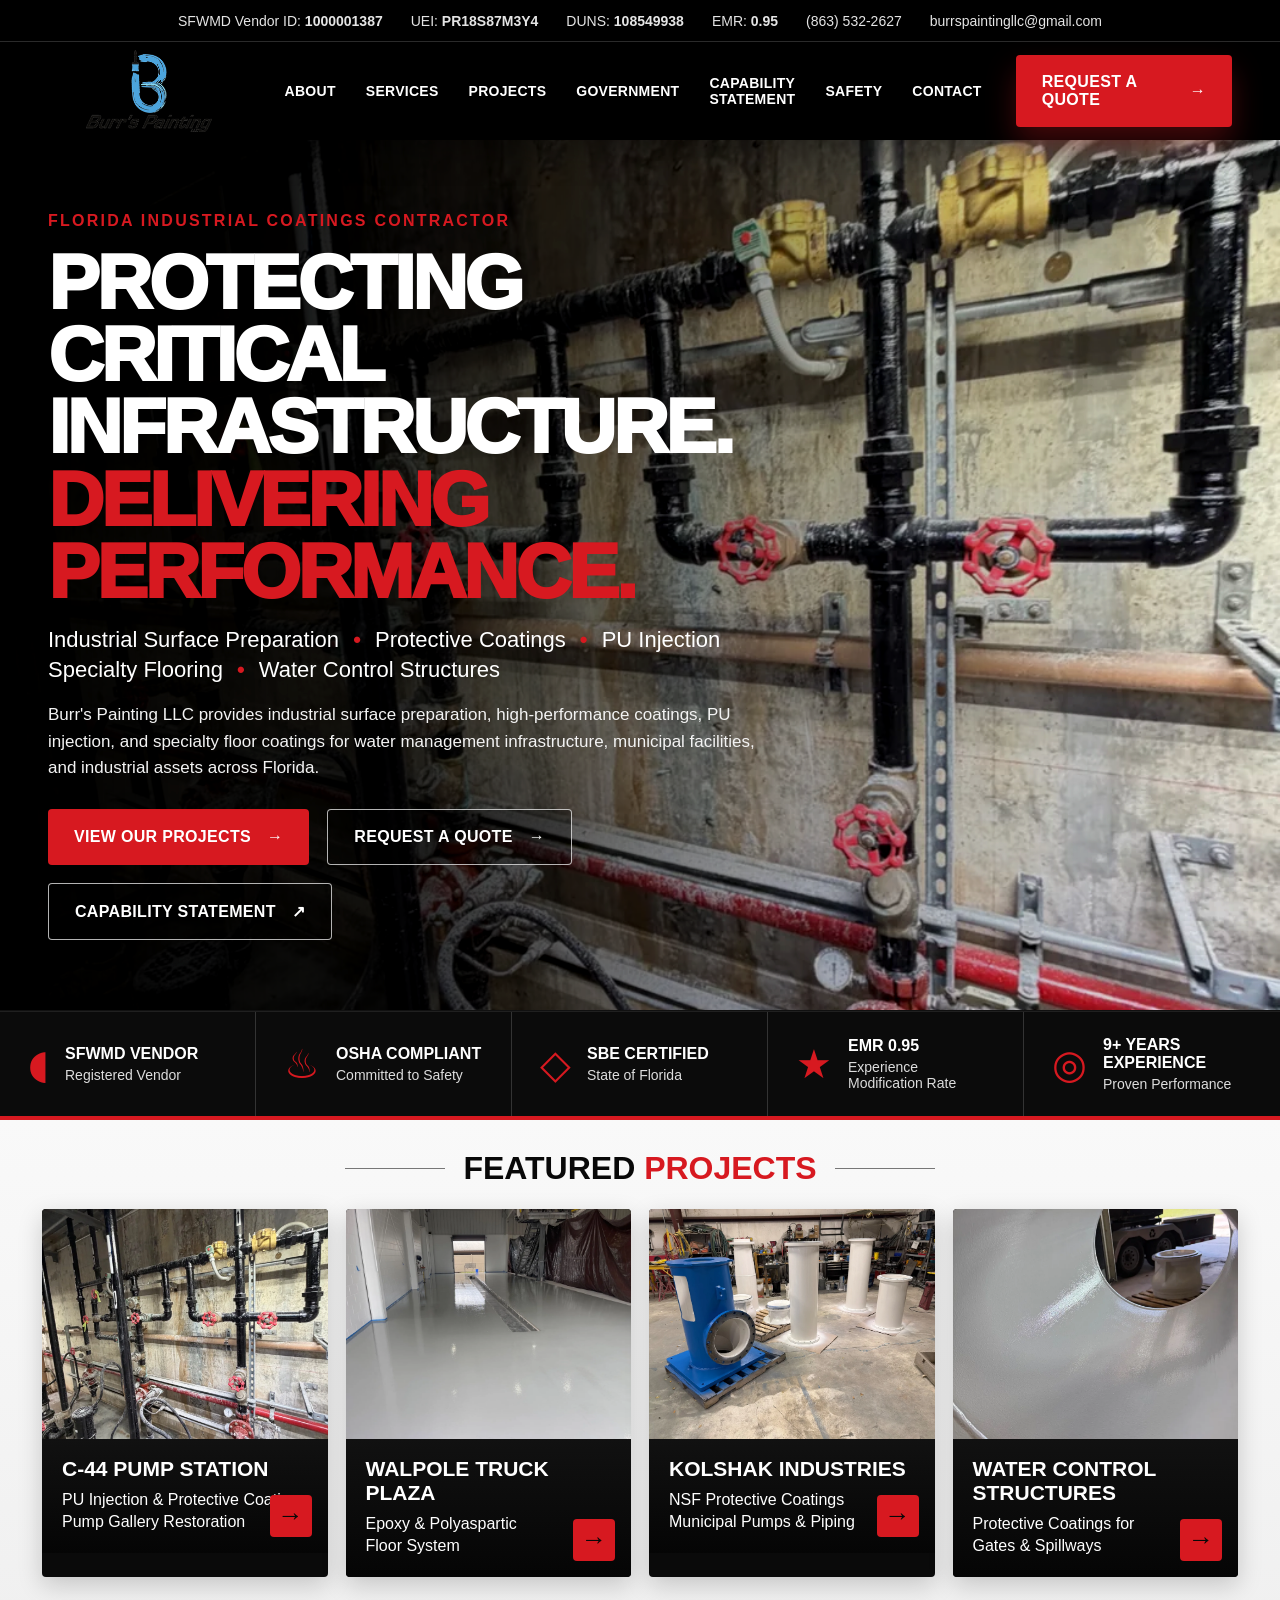
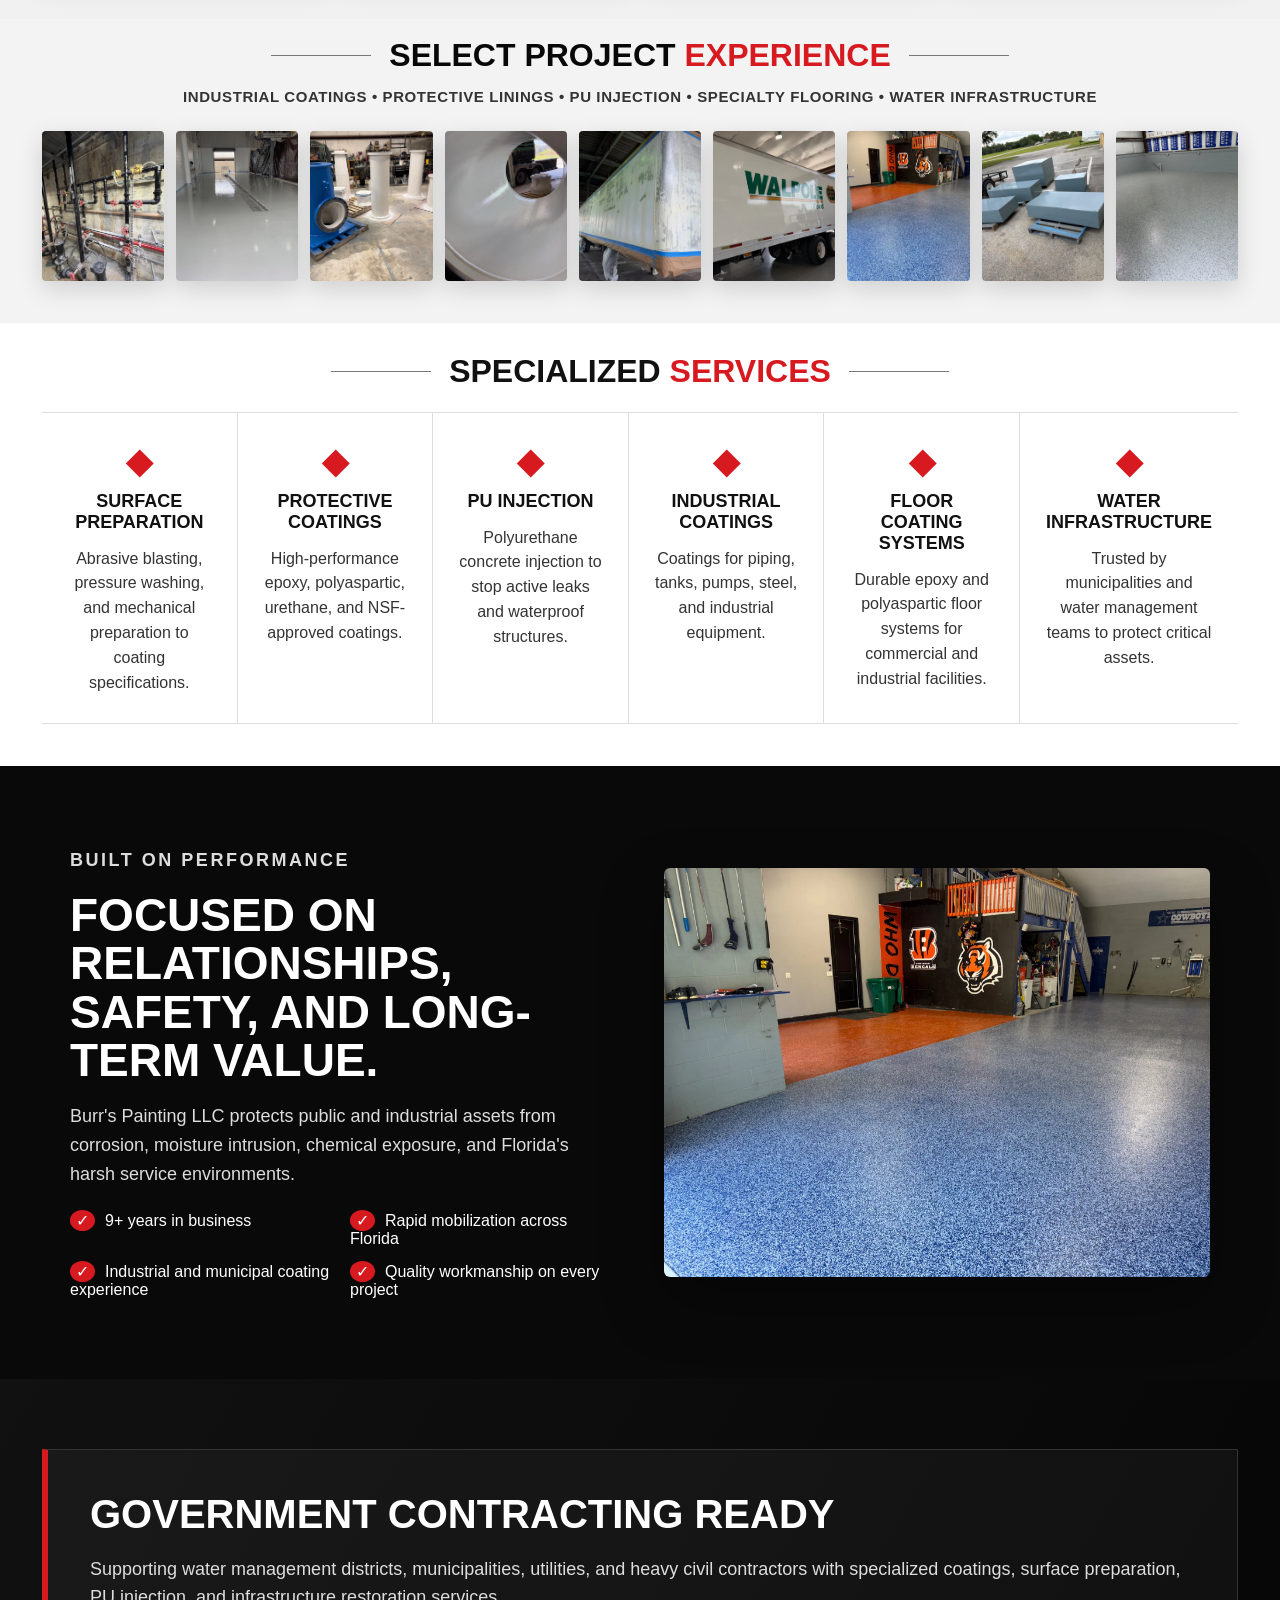
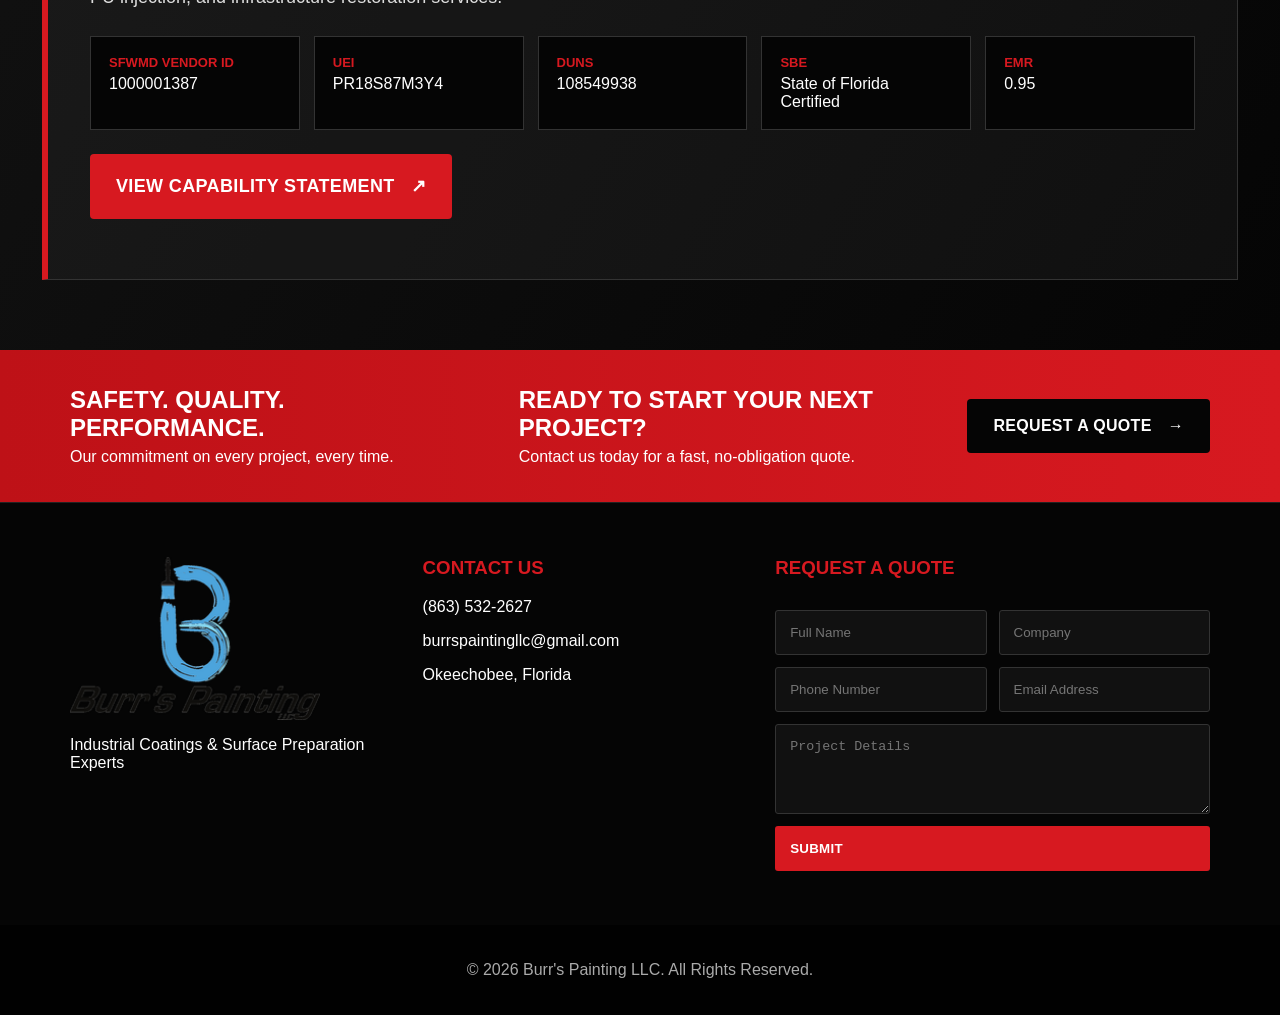
<file: index.html>
<!doctype html>
<html lang="en">
<head>
  <meta charset="utf-8" />
  <meta name="viewport" content="width=device-width, initial-scale=1" />
  <title>Burr's Painting LLC | Industrial Coatings, PU Injection & Surface Preparation</title>
  <meta name="description" content="Burr's Painting LLC provides industrial surface preparation, protective coatings, PU injection, specialty flooring, and water infrastructure restoration across Florida." />
  <link rel="preload" as="image" href="assets/images/hero-c44.webp">
  <link rel="stylesheet" href="style.css" />
</head>
<body>
  <header class="site-header">
  <div class="topbar">
    <span>SFWMD Vendor ID: <strong>1000001387</strong></span>
    <span>UEI: <strong>PR18S87M3Y4</strong></span>
    <span>DUNS: <strong>108549938</strong></span>
    <span>EMR: <strong>0.95</strong></span>
    <a href="tel:+18635322627">(863) 532-2627</a>
    <a href="mailto:burrspaintingllc@gmail.com">burrspaintingllc@gmail.com</a>
  </div>
  <nav class="nav" aria-label="Main navigation">
    <a class="brand" href="index.html"><img src="assets/images/logo.png" alt="Burr's Painting LLC logo" /></a>
    <button class="menu-toggle" aria-label="Open menu">☰</button>
    <div class="nav-links">
      <a href="about.html">About</a>
      <a href="services.html">Services</a>
      <a href="projects.html">Projects</a>
      <a href="government.html">Government</a>
      <a href="assets/docs/Burrs-Painting-Capability-Statement-2026.pdf" target="_blank" rel="noopener">Capability Statement</a>
      <a href="safety.html">Safety</a>
      <a href="contact.html">Contact</a>
    </div>
    <a class="quote-btn" href="contact.html">Request a Quote <span>→</span></a>
  </nav>
</header>

  <main id="home">
    <section class="hero">
      <div class="hero-bg" aria-hidden="true"></div>
      <div class="hero-content">
        <p class="eyebrow">Florida Industrial Coatings Contractor</p>
        <h1>Protecting Critical Infrastructure.<br><span>Delivering Performance.</span></h1>
        <p class="service-line">Industrial Surface Preparation <b>•</b> Protective Coatings <b>•</b> PU Injection<br>Specialty Flooring <b>•</b> Water Control Structures</p>
        <p class="hero-copy">Burr's Painting LLC provides industrial surface preparation, high-performance coatings, PU injection, and specialty floor coatings for water management infrastructure, municipal facilities, and industrial assets across Florida.</p>
        <div class="hero-actions">
          <a href="projects.html" class="btn primary">View Our Projects <span>→</span></a>
          <a href="contact.html" class="btn secondary">Request a Quote <span>→</span></a>
          <a href="assets/docs/Burrs-Painting-Capability-Statement-2026.pdf" target="_blank" rel="noopener" class="btn secondary">Capability Statement <span>↗</span></a>
        </div>
      </div>
    </section>

    <section class="trust-strip" aria-label="Credentials">
      <div class="credential"><span class="icon">◖</span><div><strong>SFWMD Vendor</strong><small>Registered Vendor</small></div></div>
      <div class="credential"><span class="icon">♨</span><div><strong>OSHA Compliant</strong><small>Committed to Safety</small></div></div>
      <div class="credential"><span class="icon">◇</span><div><strong>SBE Certified</strong><small>State of Florida</small></div></div>
      <div class="credential"><span class="icon">★</span><div><strong>EMR 0.95</strong><small>Experience Modification Rate</small></div></div>
      <div class="credential"><span class="icon">◎</span><div><strong>9+ Years Experience</strong><small>Proven Performance</small></div></div>
    </section>

    <section id="projects" class="section light">
      <div class="section-title"><span></span><h2>Featured <em>Projects</em></h2><span></span></div>
      <div class="project-grid">
        <article class="project-card"><img src="assets/images/c44.webp" alt="C-44 Pump Station piping and PU injection work"><div><h3>C-44 Pump Station</h3><p>PU Injection & Protective Coatings<br>Pump Gallery Restoration</p><a href="projects.html#gallery">→</a></div></article>
        <article class="project-card"><img src="assets/images/walpole-floor.webp" alt="Walpole Truck Plaza epoxy and polyaspartic floor system"><div><h3>Walpole Truck Plaza</h3><p>Epoxy & Polyaspartic<br>Floor System</p><a href="projects.html#gallery">→</a></div></article>
        <article class="project-card"><img src="assets/images/kolshak-pump.webp" alt="Kolshak Industries municipal pump assembly with protective coatings"><div><h3>Kolshak Industries</h3><p>NSF Protective Coatings<br>Municipal Pumps & Piping</p><a href="projects.html#gallery">→</a></div></article>
        <article class="project-card"><img src="assets/images/water-control.webp" alt="Water control structure"><div><h3>Water Control Structures</h3><p>Protective Coatings for<br>Gates & Spillways</p><a href="projects.html#gallery">→</a></div></article>
      </div>
    </section>

    <section id="gallery" class="section gallery-section">
      <div class="section-title"><span></span><h2>Select Project <em>Experience</em></h2><span></span></div>
      <p class="section-subtitle">Industrial Coatings • Protective Linings • PU Injection • Specialty Flooring • Water Infrastructure</p>
      <div class="gallery">
        <img src="assets/images/c44.webp" alt="C-44 pump station gallery piping">
        <img src="assets/images/walpole-floor.webp" alt="Finished epoxy and polyaspartic floor">
        <img src="assets/images/kolshak-pump.webp" alt="Kolshak Industries municipal pump assembly">
        <img src="assets/images/water-control.webp" alt="Water control structure">
        <img src="assets/images/trailer-prep.webp" alt="Walpole trailer surface preparation">
        <img src="assets/images/trailer-finished.webp" alt="Finished Walpole trailer coating">
        <img src="assets/images/flake-floor.webp" alt="Decorative flake floor coating">
        <img src="assets/images/boxes.webp" alt="Shop coated fabricated steel components">
        <img src="assets/images/white-pipe.webp" alt="White coated pipe interior/exterior finish">
      </div>
    </section>

    <section id="services" class="section services">
      <div class="section-title"><span></span><h2>Specialized <em>Services</em></h2><span></span></div>
      <div class="service-grid">
        <div class="service"><strong>Surface Preparation</strong><p>Abrasive blasting, pressure washing, and mechanical preparation to coating specifications.</p></div>
        <div class="service"><strong>Protective Coatings</strong><p>High-performance epoxy, polyaspartic, urethane, and NSF-approved coatings.</p></div>
        <div class="service"><strong>PU Injection</strong><p>Polyurethane concrete injection to stop active leaks and waterproof structures.</p></div>
        <div class="service"><strong>Industrial Coatings</strong><p>Coatings for piping, tanks, pumps, steel, and industrial equipment.</p></div>
        <div class="service"><strong>Floor Coating Systems</strong><p>Durable epoxy and polyaspartic floor systems for commercial and industrial facilities.</p></div>
        <div class="service"><strong>Water Infrastructure</strong><p>Trusted by municipalities and water management teams to protect critical assets.</p></div>
      </div>
    </section>

    <section id="about" class="split dark">
      <div>
        <p class="eyebrow">Built on Performance</p>
        <h2>Focused on relationships, safety, and long-term value.</h2>
        <p>Burr's Painting LLC protects public and industrial assets from corrosion, moisture intrusion, chemical exposure, and Florida's harsh service environments.</p>
        <ul class="checks"><li>9+ years in business</li><li>Rapid mobilization across Florida</li><li>Industrial and municipal coating experience</li><li>Quality workmanship on every project</li></ul>
      </div>
      <img src="assets/images/flake-floor.webp" alt="Finished decorative flake floor coating">
    </section>

    <section id="government" class="section gov">
      <div class="gov-card">
        <h2>Government Contracting Ready</h2>
        <p>Supporting water management districts, municipalities, utilities, and heavy civil contractors with specialized coatings, surface preparation, PU injection, and infrastructure restoration services.</p>
        <div class="id-grid">
          <span><b>SFWMD Vendor ID</b>1000001387</span><span><b>UEI</b>PR18S87M3Y4</span><span><b>DUNS</b>108549938</span><span><b>SBE</b>State of Florida Certified</span><span><b>EMR</b>0.95</span>
        </div>
        <p style="margin-top:24px"><a href="assets/docs/Burrs-Painting-Capability-Statement-2026.pdf" target="_blank" rel="noopener" class="btn primary">View Capability Statement <span>↗</span></a></p>
      </div>
    </section>

    <section id="safety" class="cta-band">
      <div><h2>Safety. Quality. Performance.</h2><p>Our commitment on every project, every time.</p></div>
      <div><h2>Ready to start your next project?</h2><p>Contact us today for a fast, no-obligation quote.</p></div>
      <a href="contact.html" class="btn dark-btn">Request a Quote <span>→</span></a>
    </section>

    <section id="contact" class="footer-contact">
      <div><img src="assets/images/logo.png" alt="Burr's Painting LLC logo"/><p>Industrial Coatings & Surface Preparation Experts</p></div>
      <div><h3>Contact Us</h3><p><a href="tel:+18635322627">(863) 532-2627</a></p><p><a href="mailto:burrspaintingllc@gmail.com">burrspaintingllc@gmail.com</a></p><p>Okeechobee, Florida</p></div>
      <form action="mailto:burrspaintingllc@gmail.com" method="post" enctype="text/plain">
        <h3>Request a Quote</h3>
        <input name="Name" placeholder="Full Name" required>
        <input name="Company" placeholder="Company">
        <input name="Phone" placeholder="Phone Number">
        <input name="Email" placeholder="Email Address" type="email">
        <textarea name="Project Details" placeholder="Project Details" rows="4"></textarea>
        <button type="submit">Submit</button>
      </form>
    </section>
  </main>

  <footer><p>© 2026 Burr's Painting LLC. All Rights Reserved.</p></footer>
  <script src="script.js"></script>
</body>
</html>
</file>
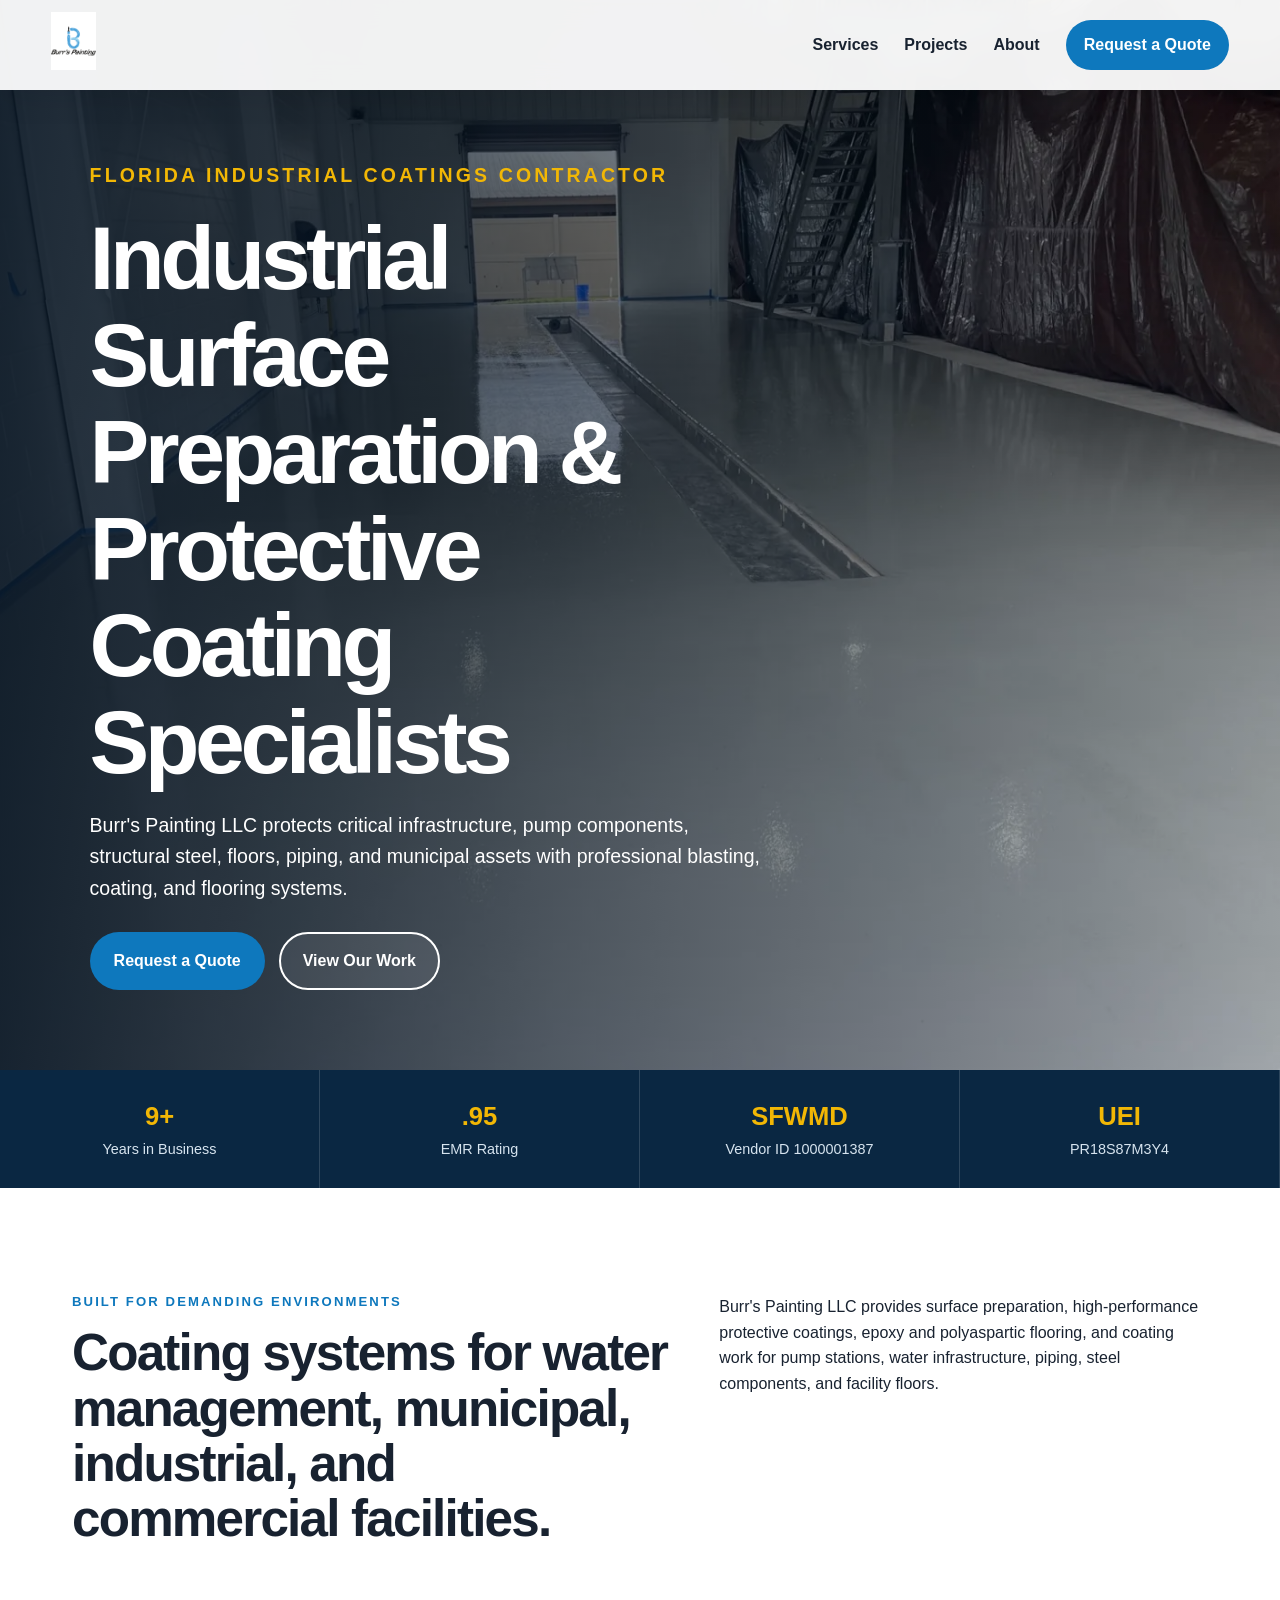
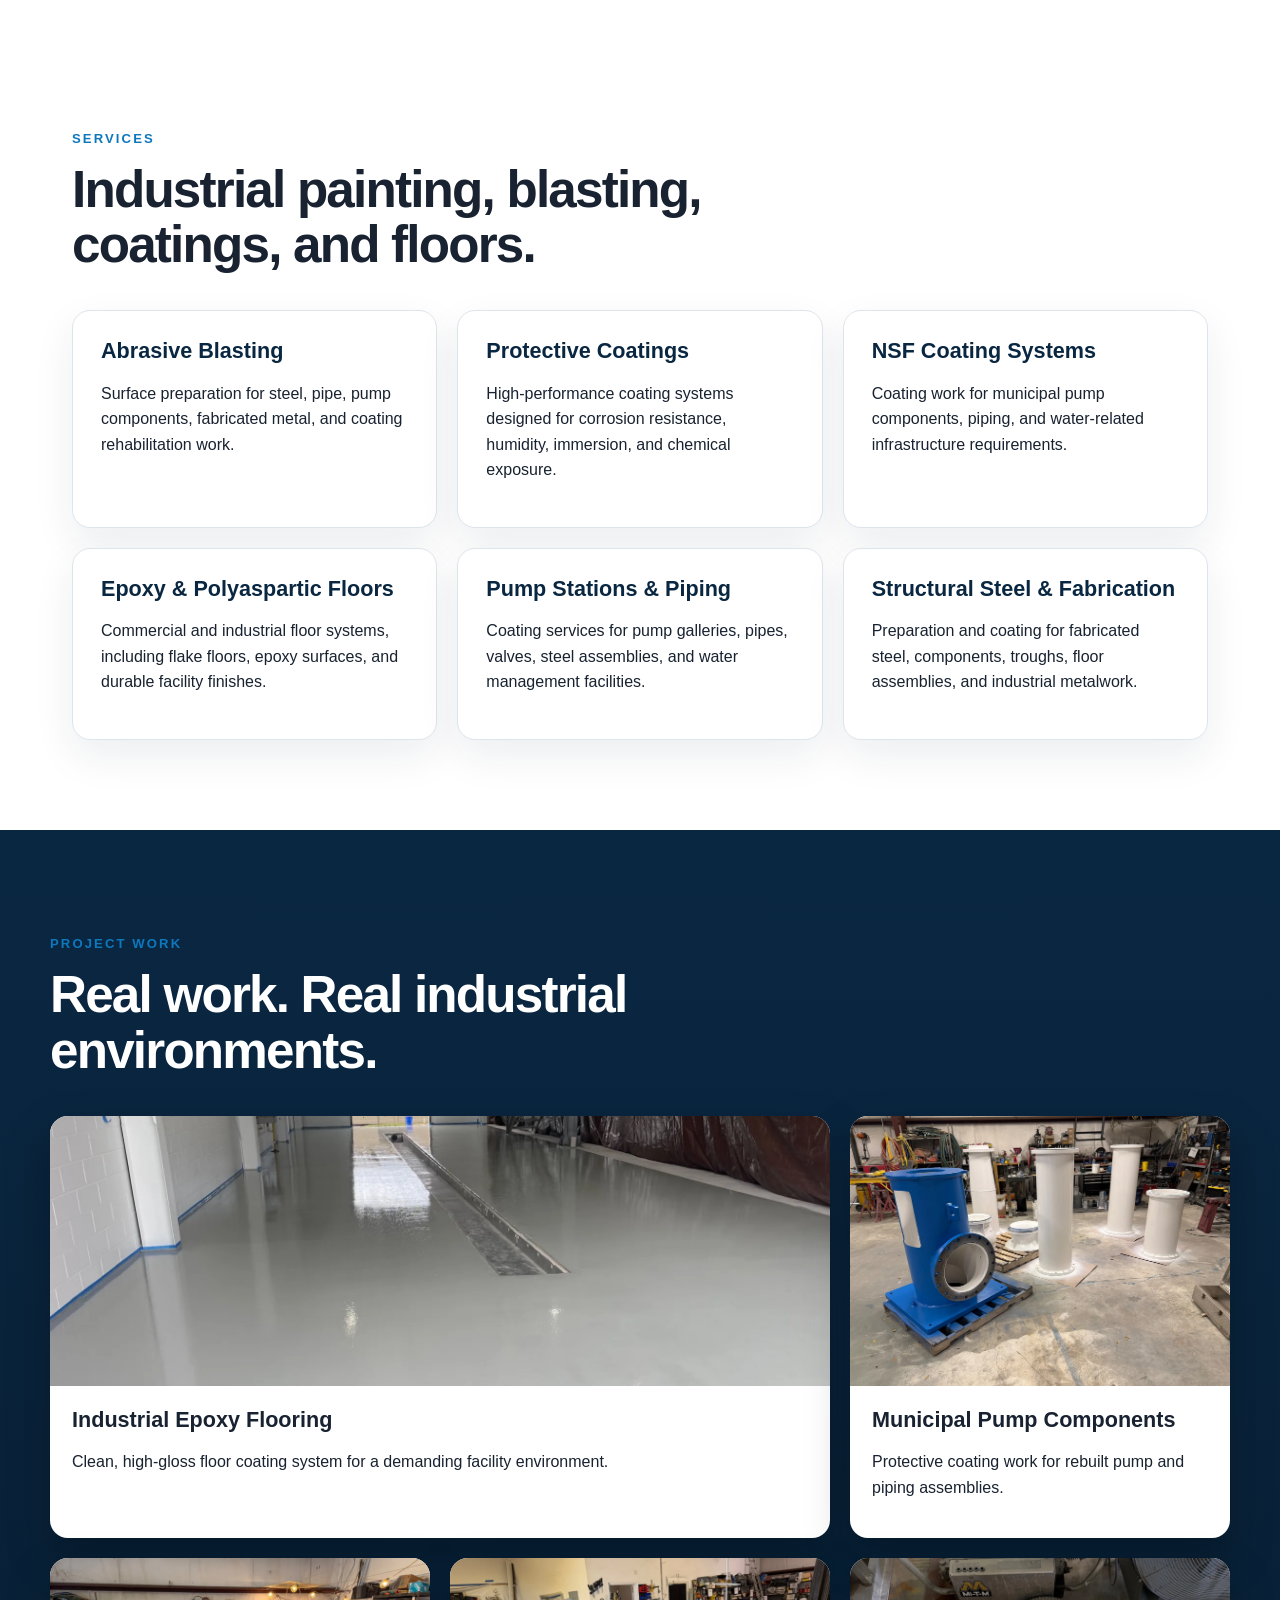
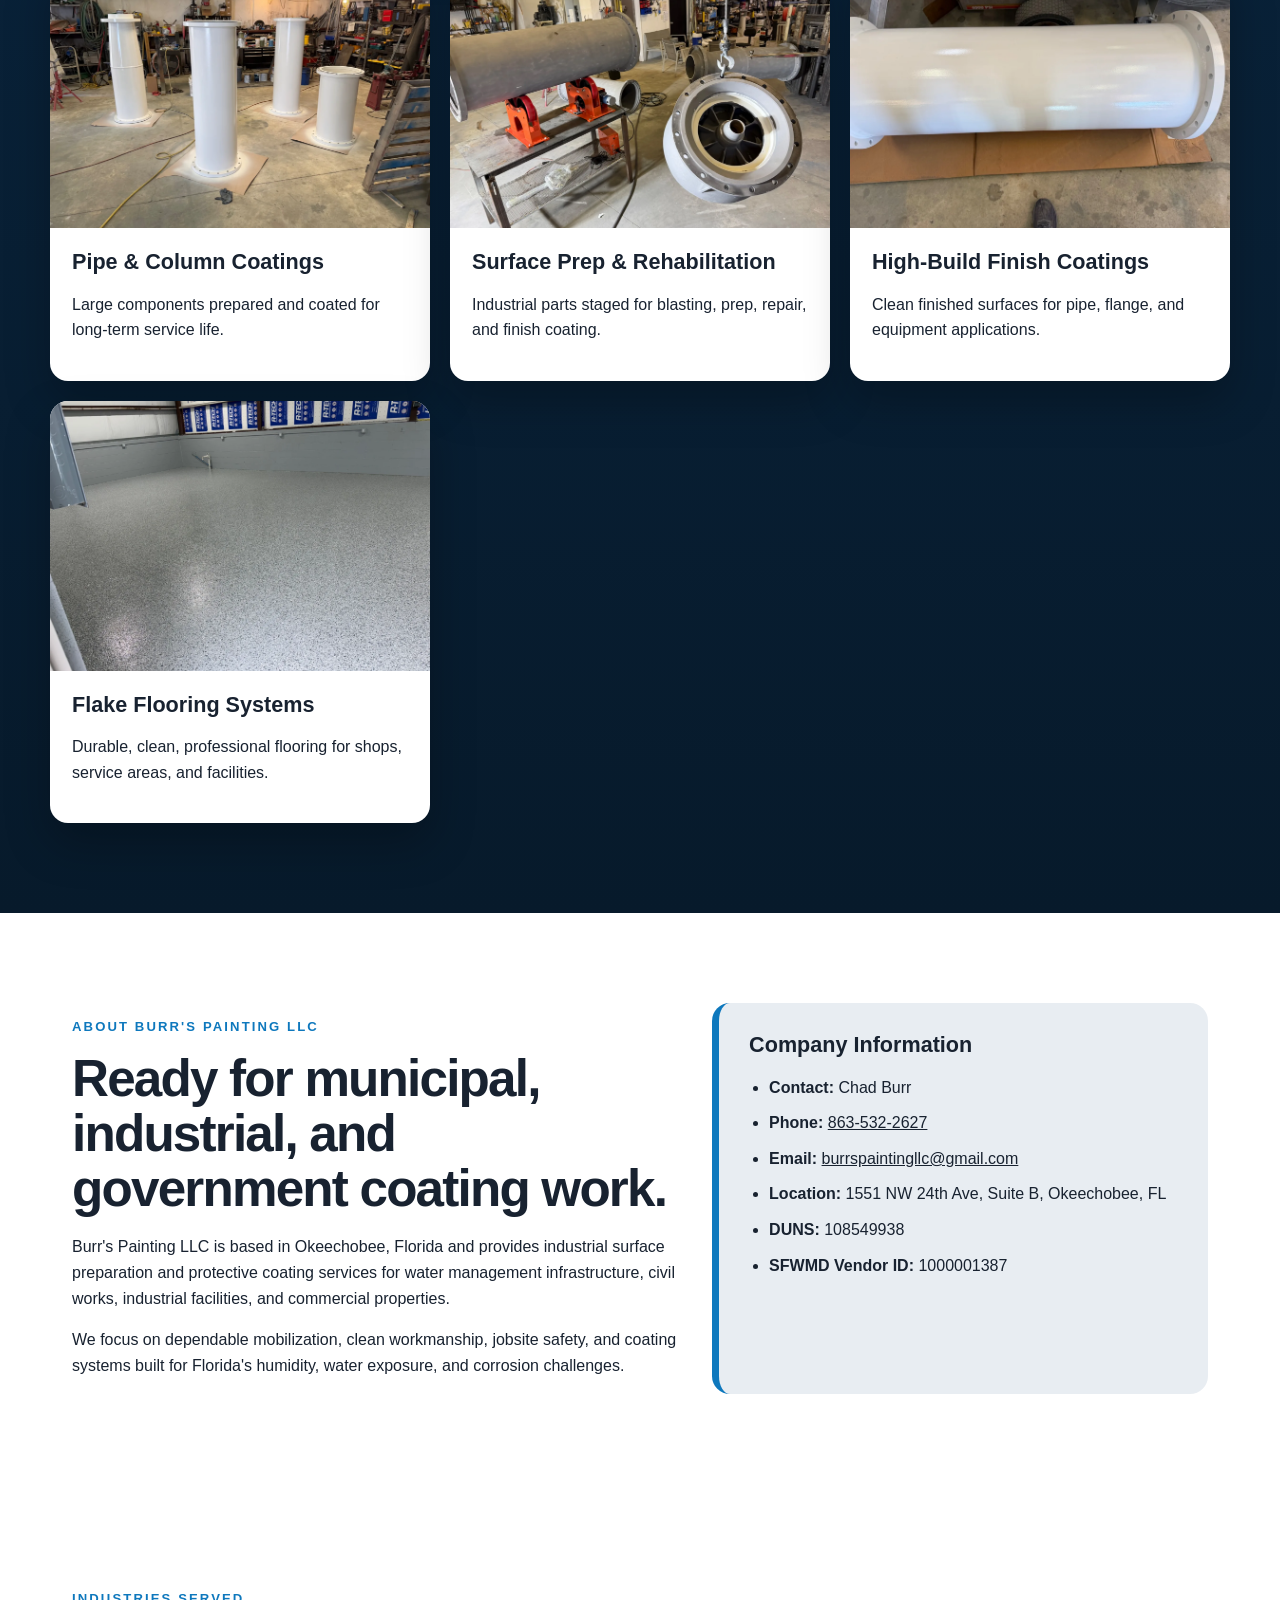
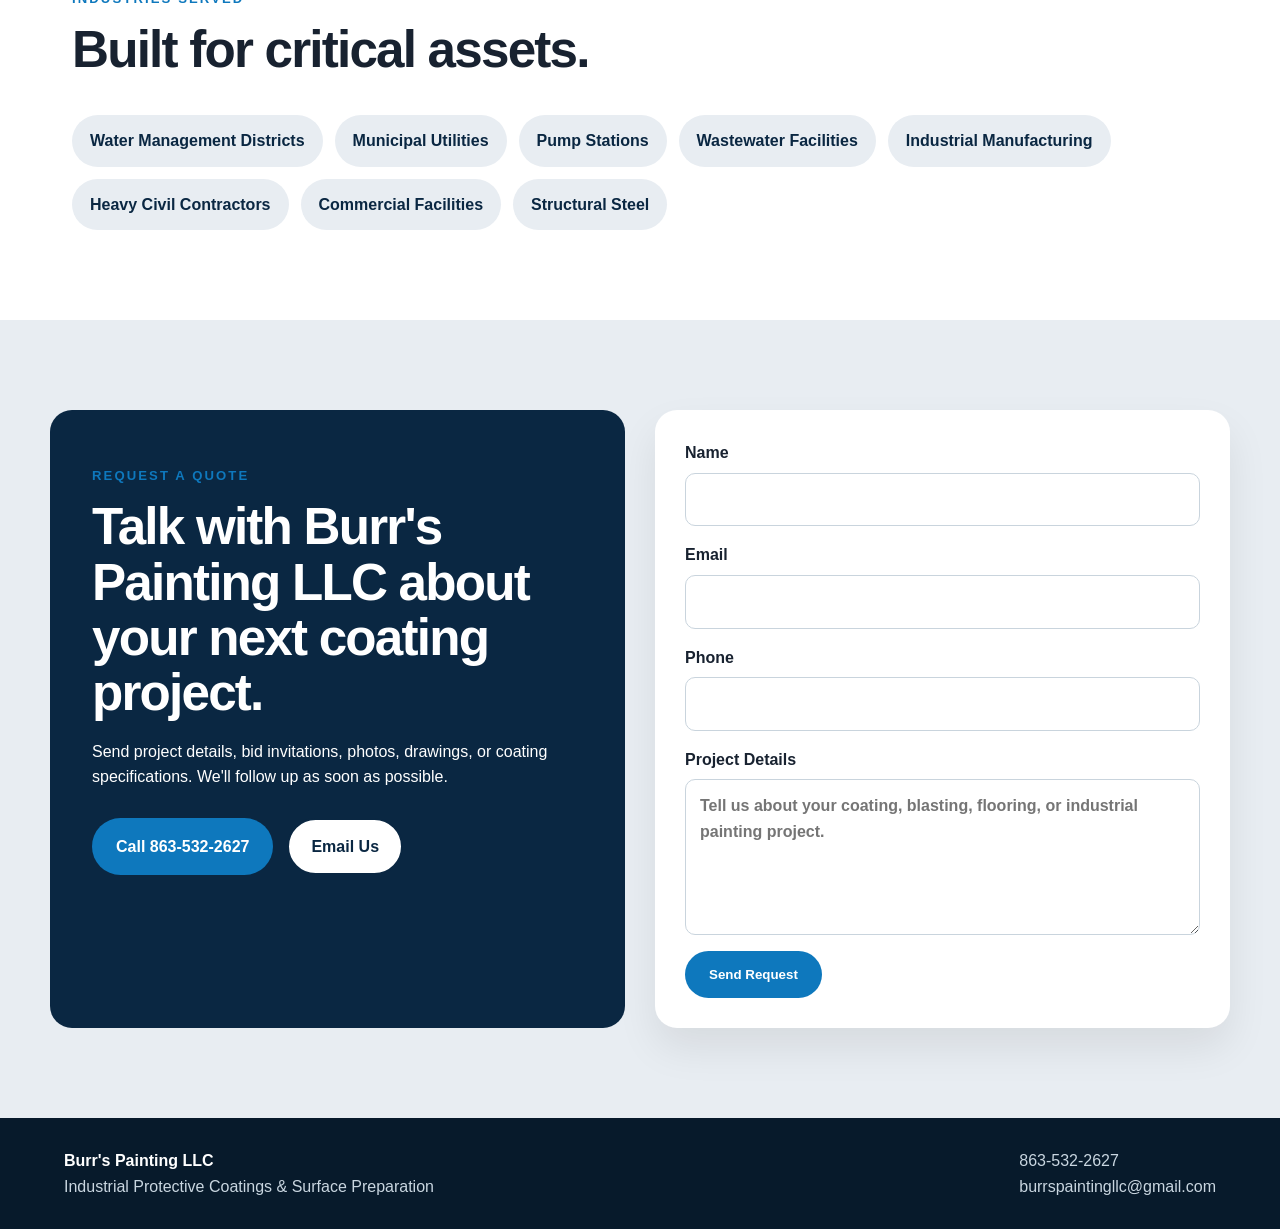
<file: burrs-painting/index.html>
<!doctype html>
<html lang="en">
<head>
  <meta charset="utf-8">
  <meta name="viewport" content="width=device-width, initial-scale=1">
  <title>Burr's Painting LLC | Industrial Protective Coatings & Surface Preparation</title>
  <meta name="description" content="Burr's Painting LLC provides industrial surface preparation, abrasive blasting, protective coatings, epoxy flooring, and water/wastewater infrastructure coating services in Florida.">
  <meta name="keywords" content="industrial painting Florida, protective coatings, abrasive blasting, epoxy flooring, pump station coatings, NSF coatings, water wastewater coatings">
  <meta property="og:title" content="Burr's Painting LLC">
  <meta property="og:description" content="Industrial Surface Preparation & Protective Coating Specialists.">
  <meta property="og:image" content="assets/images/img_78301.webp">
  <meta property="og:type" content="website">
  <link rel="icon" href="assets/images/logo.png">
  <link rel="stylesheet" href="style.css">
</head>
<body>
  <header class="site-header">
    <a class="brand" href="#top" aria-label="Burr's Painting LLC home">
      <img src="assets/images/logo.png" alt="Burr's Painting LLC logo">
    </a>
    <button class="nav-toggle" aria-label="Open navigation">☰</button>
    <nav class="site-nav">
      <a href="#services">Services</a>
      <a href="#projects">Projects</a>
      <a href="#about">About</a>
      <a href="#contact" class="nav-cta">Request a Quote</a>
    </nav>
  </header>

  <main id="top">
    <section class="hero">
      <div class="hero-bg" role="img" aria-label="Industrial epoxy floor coating project"></div>
      <div class="hero-content">
        <p class="eyebrow">Florida Industrial Coatings Contractor</p>
        <h1>Industrial Surface Preparation & Protective Coating Specialists</h1>
        <p>Burr's Painting LLC protects critical infrastructure, pump components, structural steel, floors, piping, and municipal assets with professional blasting, coating, and flooring systems.</p>
        <div class="hero-actions">
          <a class="button primary" href="#contact">Request a Quote</a>
          <a class="button secondary" href="#projects">View Our Work</a>
        </div>
      </div>
    </section>

    <section class="trust-bar" aria-label="Company highlights">
      <div><strong>9+</strong><span>Years in Business</span></div>
      <div><strong>.95</strong><span>EMR Rating</span></div>
      <div><strong>SFWMD</strong><span>Vendor ID 1000001387</span></div>
      <div><strong>UEI</strong><span>PR18S87M3Y4</span></div>
    </section>

    <section class="section intro">
      <div class="section-copy">
        <p class="eyebrow">Built for demanding environments</p>
        <h2>Coating systems for water management, municipal, industrial, and commercial facilities.</h2>
      </div>
      <p>Burr's Painting LLC provides surface preparation, high-performance protective coatings, epoxy and polyaspartic flooring, and coating work for pump stations, water infrastructure, piping, steel components, and facility floors.</p>
    </section>

    <section id="services" class="section services">
      <div class="section-heading">
        <p class="eyebrow">Services</p>
        <h2>Industrial painting, blasting, coatings, and floors.</h2>
      </div>
      <div class="cards">
        <article class="card"><h3>Abrasive Blasting</h3><p>Surface preparation for steel, pipe, pump components, fabricated metal, and coating rehabilitation work.</p></article>
        <article class="card"><h3>Protective Coatings</h3><p>High-performance coating systems designed for corrosion resistance, humidity, immersion, and chemical exposure.</p></article>
        <article class="card"><h3>NSF Coating Systems</h3><p>Coating work for municipal pump components, piping, and water-related infrastructure requirements.</p></article>
        <article class="card"><h3>Epoxy & Polyaspartic Floors</h3><p>Commercial and industrial floor systems, including flake floors, epoxy surfaces, and durable facility finishes.</p></article>
        <article class="card"><h3>Pump Stations & Piping</h3><p>Coating services for pump galleries, pipes, valves, steel assemblies, and water management facilities.</p></article>
        <article class="card"><h3>Structural Steel & Fabrication</h3><p>Preparation and coating for fabricated steel, components, troughs, floor assemblies, and industrial metalwork.</p></article>
      </div>
    </section>

    <section id="projects" class="section projects">
      <div class="section-heading light">
        <p class="eyebrow">Project Work</p>
        <h2>Real work. Real industrial environments.</h2>
      </div>
      <div class="project-grid">
        <article class="project feature"><img src="assets/images/img_78301.webp" alt="Gray epoxy industrial floor coating"><div><h3>Industrial Epoxy Flooring</h3><p>Clean, high-gloss floor coating system for a demanding facility environment.</p></div></article>
        <article class="project"><img src="assets/images/img_8136.webp" alt="Blue coated industrial pump component"><div><h3>Municipal Pump Components</h3><p>Protective coating work for rebuilt pump and piping assemblies.</p></div></article>
        <article class="project"><img src="assets/images/img_8110.webp" alt="White coated pipe sections"><div><h3>Pipe & Column Coatings</h3><p>Large components prepared and coated for long-term service life.</p></div></article>
        <article class="project"><img src="assets/images/img_8315.webp" alt="Large piping and pump equipment before coating"><div><h3>Surface Prep & Rehabilitation</h3><p>Industrial parts staged for blasting, prep, repair, and finish coating.</p></div></article>
        <article class="project"><img src="assets/images/img_8343.webp" alt="Glossy white coated pipe"><div><h3>High-Build Finish Coatings</h3><p>Clean finished surfaces for pipe, flange, and equipment applications.</p></div></article>
        <article class="project"><img src="assets/images/img_8363.webp" alt="Decorative flake epoxy floor"><div><h3>Flake Flooring Systems</h3><p>Durable, clean, professional flooring for shops, service areas, and facilities.</p></div></article>
      </div>
    </section>

    <section id="about" class="section about">
      <div>
        <p class="eyebrow">About Burr's Painting LLC</p>
        <h2>Ready for municipal, industrial, and government coating work.</h2>
        <p>Burr's Painting LLC is based in Okeechobee, Florida and provides industrial surface preparation and protective coating services for water management infrastructure, civil works, industrial facilities, and commercial properties.</p>
        <p>We focus on dependable mobilization, clean workmanship, jobsite safety, and coating systems built for Florida's humidity, water exposure, and corrosion challenges.</p>
      </div>
      <div class="credentials">
        <h3>Company Information</h3>
        <ul>
          <li><strong>Contact:</strong> Chad Burr</li>
          <li><strong>Phone:</strong> <a href="tel:+18635322627">863-532-2627</a></li>
          <li><strong>Email:</strong> <a href="mailto:burrspaintingllc@gmail.com">burrspaintingllc@gmail.com</a></li>
          <li><strong>Location:</strong> 1551 NW 24th Ave, Suite B, Okeechobee, FL</li>
          <li><strong>DUNS:</strong> 108549938</li>
          <li><strong>SFWMD Vendor ID:</strong> 1000001387</li>
        </ul>
      </div>
    </section>

    <section class="section industries">
      <div class="section-heading">
        <p class="eyebrow">Industries Served</p>
        <h2>Built for critical assets.</h2>
      </div>
      <div class="pill-grid">
        <span>Water Management Districts</span><span>Municipal Utilities</span><span>Pump Stations</span><span>Wastewater Facilities</span><span>Industrial Manufacturing</span><span>Heavy Civil Contractors</span><span>Commercial Facilities</span><span>Structural Steel</span>
      </div>
    </section>

    <section id="contact" class="contact-section">
      <div class="contact-card">
        <p class="eyebrow">Request a Quote</p>
        <h2>Talk with Burr's Painting LLC about your next coating project.</h2>
        <p>Send project details, bid invitations, photos, drawings, or coating specifications. We'll follow up as soon as possible.</p>
        <div class="contact-actions">
          <a class="button primary" href="tel:+18635322627">Call 863-532-2627</a>
          <a class="button secondary dark" href="mailto:burrspaintingllc@gmail.com?subject=Website%20Quote%20Request%20-%20Burr's%20Painting%20LLC">Email Us</a>
        </div>
      </div>
      <form class="quote-form" action="mailto:burrspaintingllc@gmail.com" method="post" enctype="text/plain">
        <label>Name<input name="name" type="text" required></label>
        <label>Email<input name="email" type="email" required></label>
        <label>Phone<input name="phone" type="tel"></label>
        <label>Project Details<textarea name="project-details" rows="5" placeholder="Tell us about your coating, blasting, flooring, or industrial painting project."></textarea></label>
        <button class="button primary" type="submit">Send Request</button>
      </form>
    </section>
  </main>

  <footer class="site-footer">
    <div><strong>Burr's Painting LLC</strong><span>Industrial Protective Coatings & Surface Preparation</span></div>
    <div><a href="tel:+18635322627">863-532-2627</a><a href="mailto:burrspaintingllc@gmail.com">burrspaintingllc@gmail.com</a></div>
  </footer>

  <script src="script.js"></script>
</body>
</html>
</file>
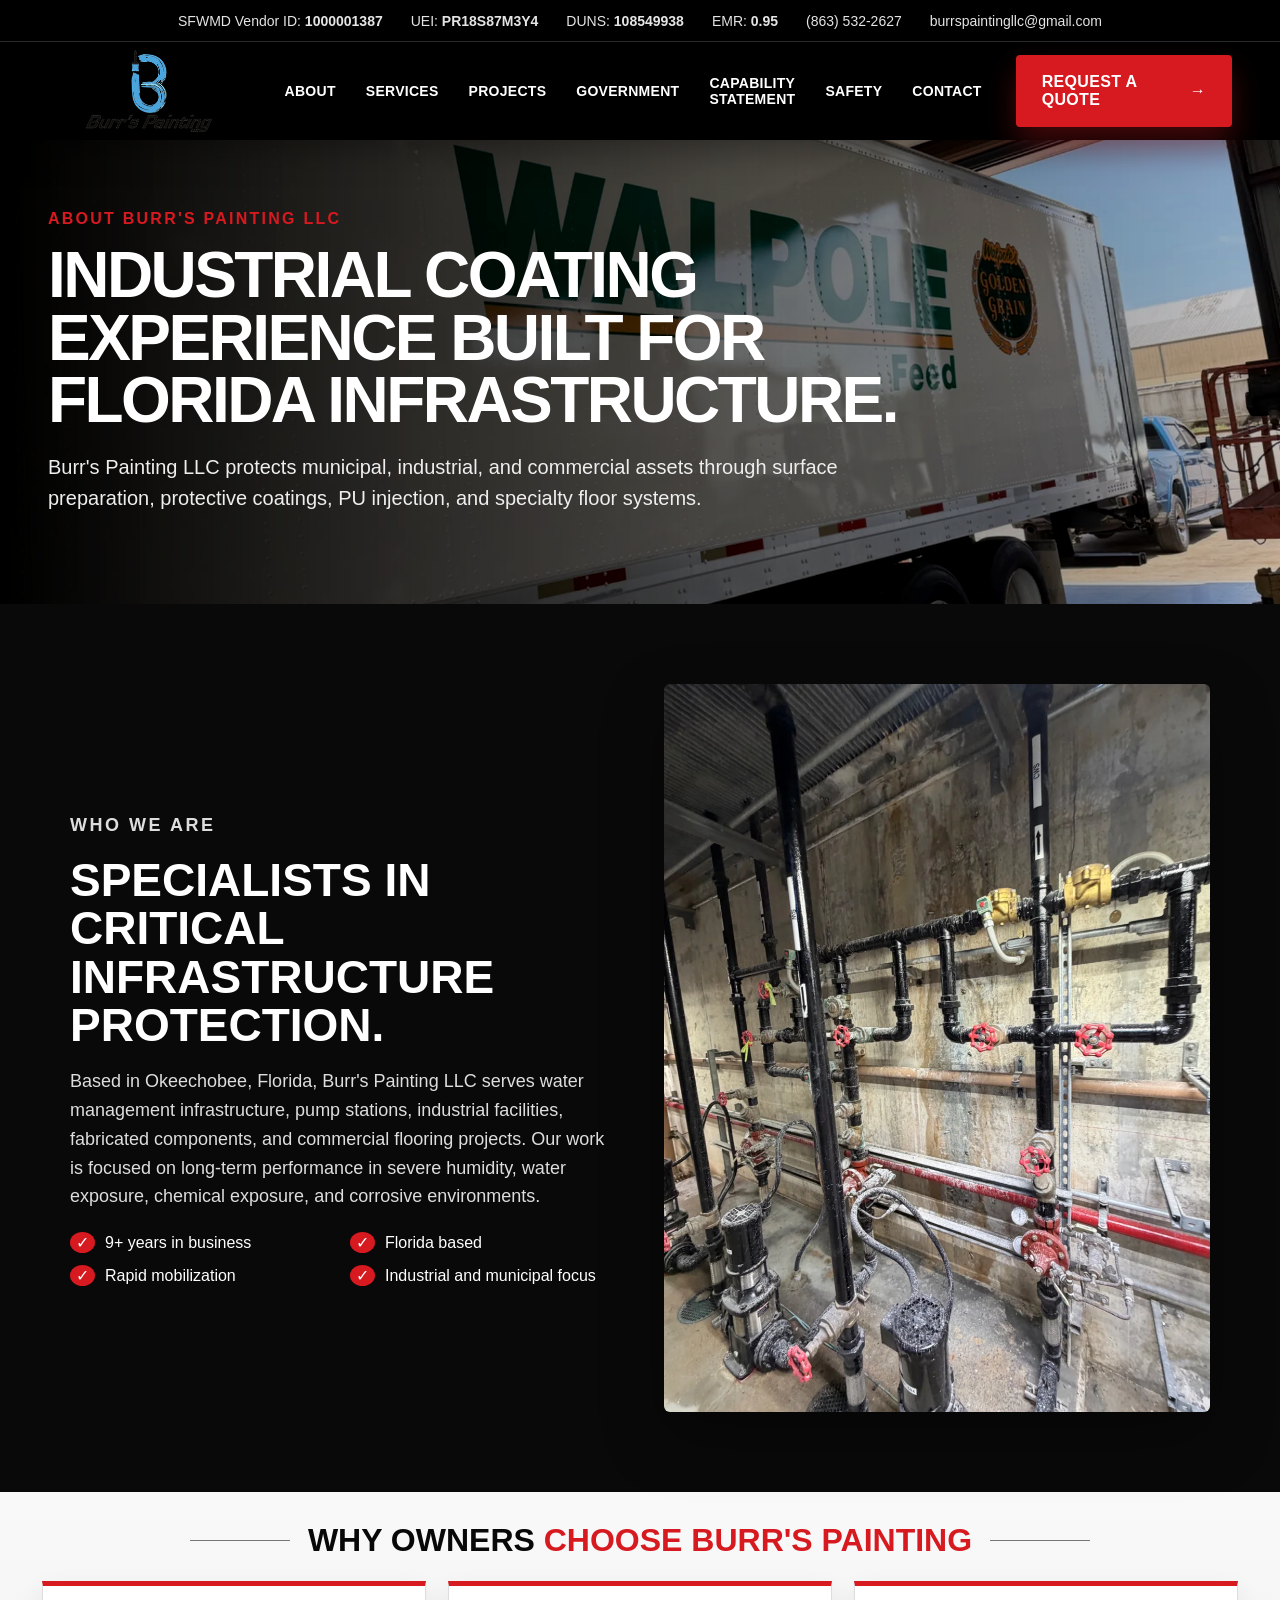
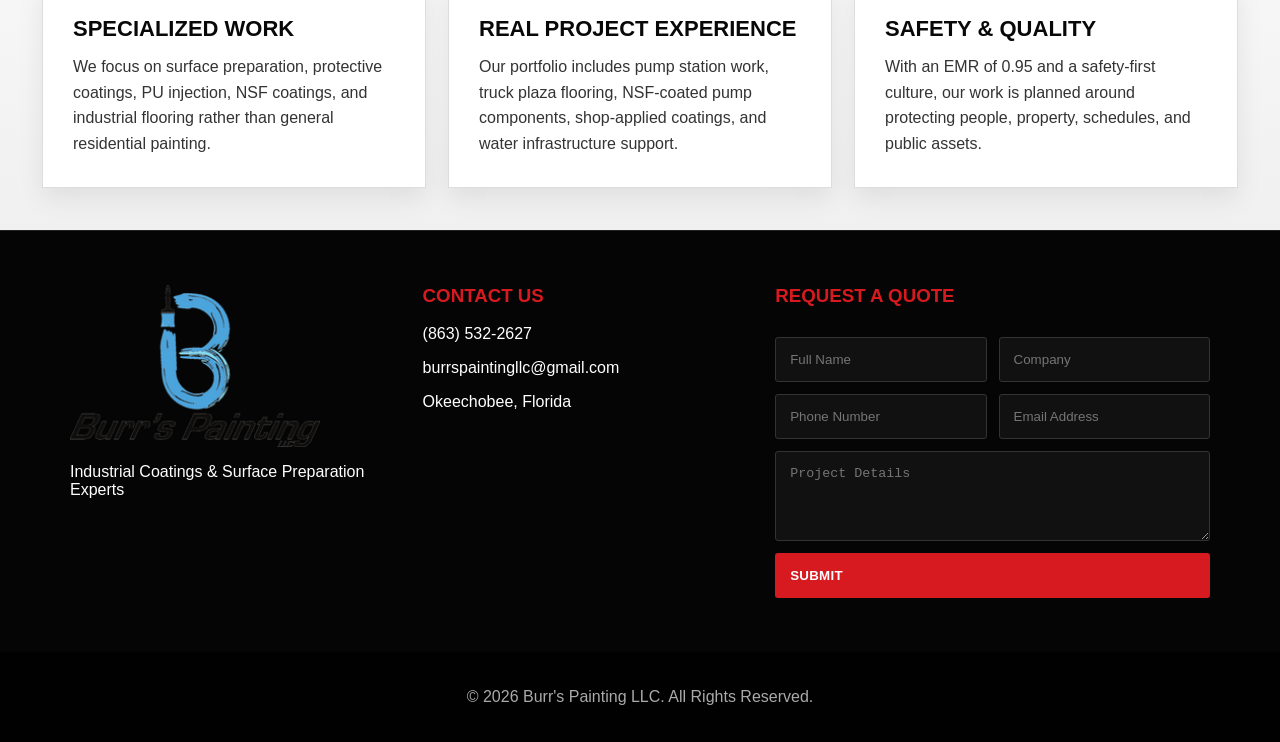
<file: about.html>
<!doctype html><html lang="en"><head><meta charset="utf-8"/><meta name="viewport" content="width=device-width, initial-scale=1"/><title>About Burr's Painting LLC | Industrial Coatings Florida</title><meta name="description" content="Learn about Burr's Painting LLC, a Florida industrial coatings, surface preparation, PU injection, and infrastructure restoration contractor."/><link rel="stylesheet" href="style.css"/></head><body><header class="site-header">
  <div class="topbar">
    <span>SFWMD Vendor ID: <strong>1000001387</strong></span>
    <span>UEI: <strong>PR18S87M3Y4</strong></span>
    <span>DUNS: <strong>108549938</strong></span>
    <span>EMR: <strong>0.95</strong></span>
    <a href="tel:+18635322627">(863) 532-2627</a>
    <a href="mailto:burrspaintingllc@gmail.com">burrspaintingllc@gmail.com</a>
  </div>
  <nav class="nav" aria-label="Main navigation">
    <a class="brand" href="index.html"><img src="assets/images/logo.png" alt="Burr's Painting LLC logo" /></a>
    <button class="menu-toggle" aria-label="Open menu">☰</button>
    <div class="nav-links">
      <a href="about.html">About</a>
      <a href="services.html">Services</a>
      <a href="projects.html">Projects</a>
      <a href="government.html">Government</a>
      <a href="assets/docs/Burrs-Painting-Capability-Statement-2026.pdf" target="_blank" rel="noopener">Capability Statement</a>
      <a href="safety.html">Safety</a>
      <a href="contact.html">Contact</a>
    </div>
    <a class="quote-btn" href="contact.html">Request a Quote <span>→</span></a>
  </nav>
</header><main><section class="page-hero small" style="--hero:url('assets/images/trailer-finished.webp')"><div><p class="eyebrow">About Burr's Painting LLC</p><h1>Industrial coating experience built for Florida infrastructure.</h1><p>Burr's Painting LLC protects municipal, industrial, and commercial assets through surface preparation, protective coatings, PU injection, and specialty floor systems.</p></div></section>
<section class="split dark"><div><p class="eyebrow">Who We Are</p><h2>Specialists in critical infrastructure protection.</h2><p>Based in Okeechobee, Florida, Burr's Painting LLC serves water management infrastructure, pump stations, industrial facilities, fabricated components, and commercial flooring projects. Our work is focused on long-term performance in severe humidity, water exposure, chemical exposure, and corrosive environments.</p><ul class="checks"><li>9+ years in business</li><li>Florida based</li><li>Rapid mobilization</li><li>Industrial and municipal focus</li></ul></div><img src="assets/images/c44.webp" alt="C-44 Pump Station industrial piping"></section>
<section class="section light"><div class="section-title"><span></span><h2>Why Owners <em>Choose Burr's Painting</em></h2><span></span></div><div class="feature-grid"><div><h3>Specialized Work</h3><p>We focus on surface preparation, protective coatings, PU injection, NSF coatings, and industrial flooring rather than general residential painting.</p></div><div><h3>Real Project Experience</h3><p>Our portfolio includes pump station work, truck plaza flooring, NSF-coated pump components, shop-applied coatings, and water infrastructure support.</p></div><div><h3>Safety & Quality</h3><p>With an EMR of 0.95 and a safety-first culture, our work is planned around protecting people, property, schedules, and public assets.</p></div></div></section></main><section class="footer-contact">
  <div><img src="assets/images/logo.png" alt="Burr's Painting LLC logo"/><p>Industrial Coatings & Surface Preparation Experts</p></div>
  <div><h3>Contact Us</h3><p><a href="tel:+18635322627">(863) 532-2627</a></p><p><a href="mailto:burrspaintingllc@gmail.com">burrspaintingllc@gmail.com</a></p><p>Okeechobee, Florida</p></div>
  <form action="mailto:burrspaintingllc@gmail.com" method="post" enctype="text/plain">
    <h3>Request a Quote</h3>
    <input name="Name" placeholder="Full Name" required>
    <input name="Company" placeholder="Company">
    <input name="Phone" placeholder="Phone Number">
    <input name="Email" placeholder="Email Address" type="email">
    <textarea name="Project Details" placeholder="Project Details" rows="4"></textarea>
    <button type="submit">Submit</button>
  </form>
</section>
<footer><p>© 2026 Burr's Painting LLC. All Rights Reserved.</p></footer>
<script src="script.js"></script></body></html>
</file>
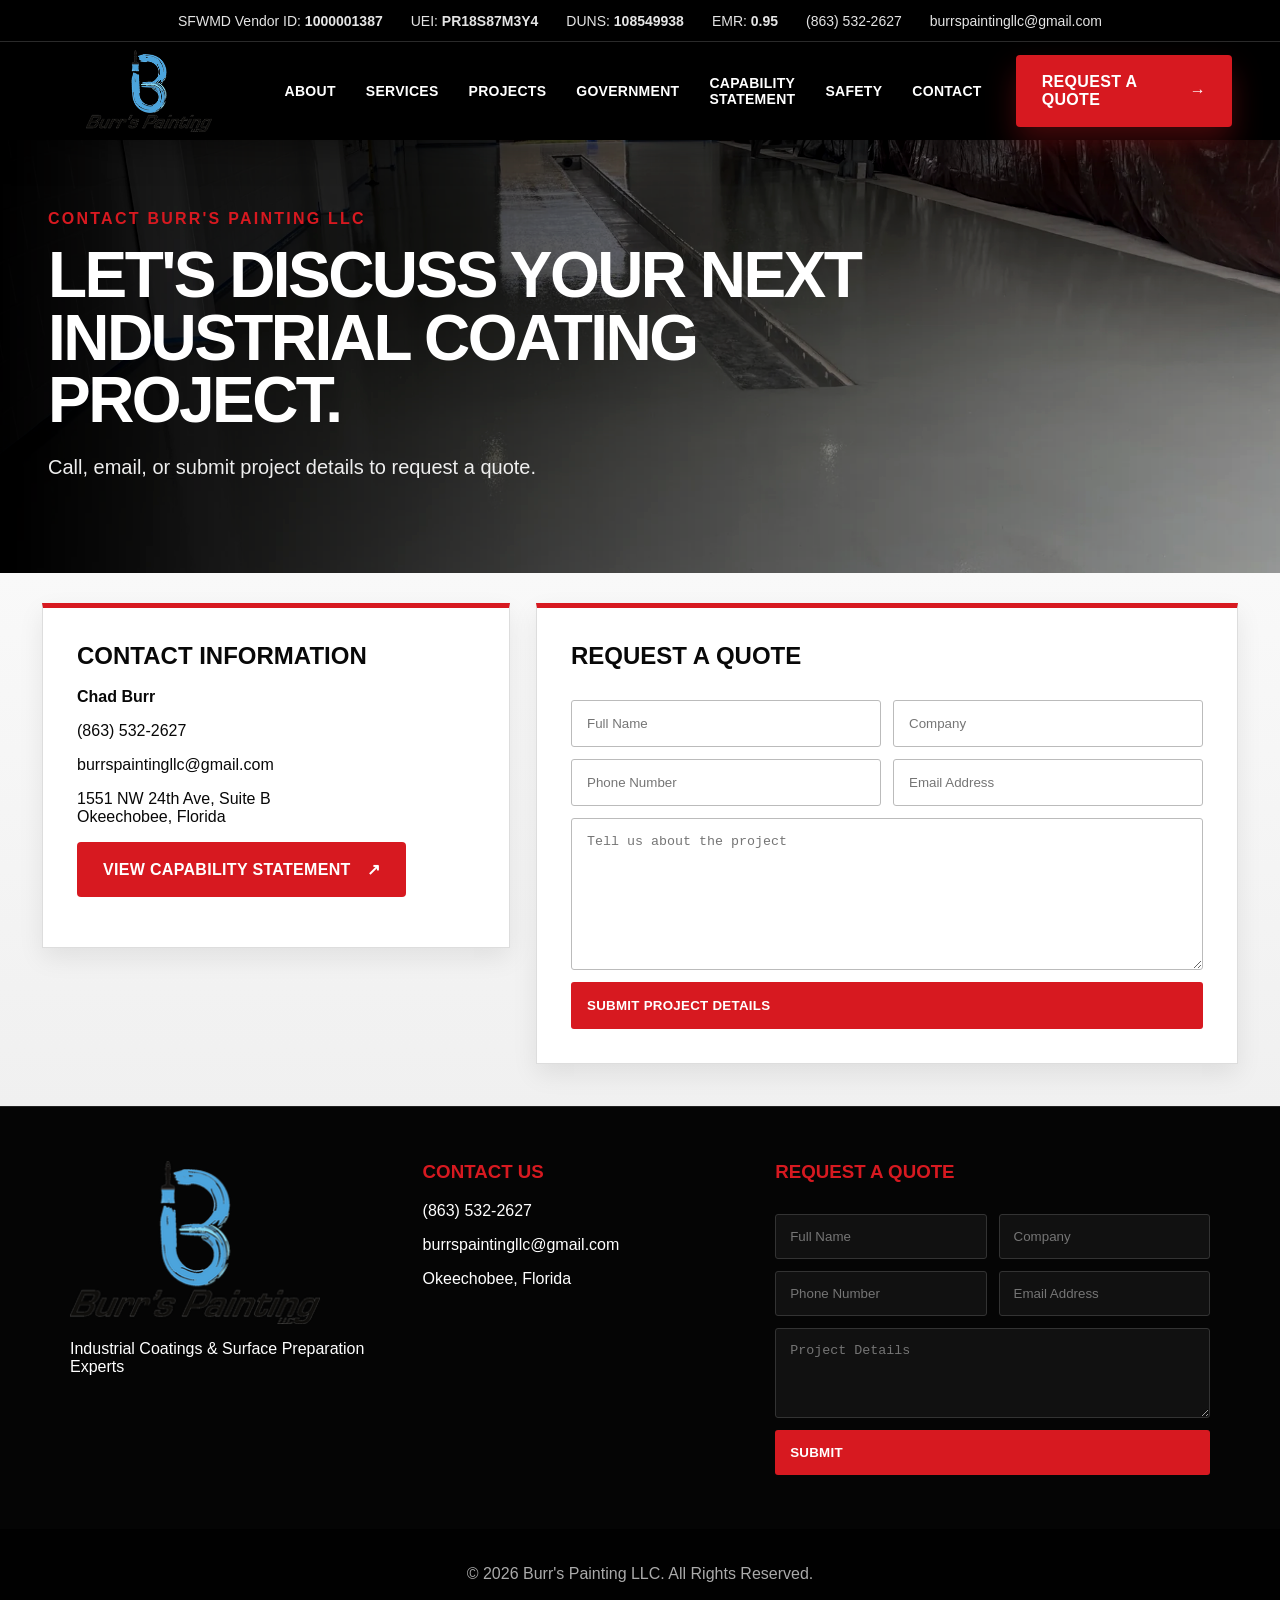
<file: contact.html>
<!doctype html><html lang="en"><head><meta charset="utf-8"/><meta name="viewport" content="width=device-width, initial-scale=1"/><title>Contact | Burr's Painting LLC</title><meta name="description" content="Contact Burr's Painting LLC for industrial coatings, surface preparation, PU injection, flooring, and water infrastructure coating projects in Florida."/><link rel="stylesheet" href="style.css"/></head><body><header class="site-header">
  <div class="topbar">
    <span>SFWMD Vendor ID: <strong>1000001387</strong></span>
    <span>UEI: <strong>PR18S87M3Y4</strong></span>
    <span>DUNS: <strong>108549938</strong></span>
    <span>EMR: <strong>0.95</strong></span>
    <a href="tel:+18635322627">(863) 532-2627</a>
    <a href="mailto:burrspaintingllc@gmail.com">burrspaintingllc@gmail.com</a>
  </div>
  <nav class="nav" aria-label="Main navigation">
    <a class="brand" href="index.html"><img src="assets/images/logo.png" alt="Burr's Painting LLC logo" /></a>
    <button class="menu-toggle" aria-label="Open menu">☰</button>
    <div class="nav-links">
      <a href="about.html">About</a>
      <a href="services.html">Services</a>
      <a href="projects.html">Projects</a>
      <a href="government.html">Government</a>
      <a href="assets/docs/Burrs-Painting-Capability-Statement-2026.pdf" target="_blank" rel="noopener">Capability Statement</a>
      <a href="safety.html">Safety</a>
      <a href="contact.html">Contact</a>
    </div>
    <a class="quote-btn" href="contact.html">Request a Quote <span>→</span></a>
  </nav>
</header><main><section class="page-hero small" style="--hero:url('assets/images/walpole-floor.webp')"><div><p class="eyebrow">Contact Burr's Painting LLC</p><h1>Let's discuss your next industrial coating project.</h1><p>Call, email, or submit project details to request a quote.</p></div></section>
<section class="section light contact-page"><div class="contact-card"><h2>Contact Information</h2><p><strong>Chad Burr</strong></p><p><a href="tel:+18635322627">(863) 532-2627</a></p><p><a href="mailto:burrspaintingllc@gmail.com">burrspaintingllc@gmail.com</a></p><p>1551 NW 24th Ave, Suite B<br>Okeechobee, Florida</p><p><a class="btn primary" href="assets/docs/Burrs-Painting-Capability-Statement-2026.pdf" target="_blank" rel="noopener">View Capability Statement <span>↗</span></a></p></div><form class="contact-form" action="mailto:burrspaintingllc@gmail.com" method="post" enctype="text/plain"><h2>Request a Quote</h2><input name="Name" placeholder="Full Name" required><input name="Company" placeholder="Company"><input name="Phone" placeholder="Phone Number"><input name="Email" placeholder="Email Address" type="email"><textarea name="Project Details" placeholder="Tell us about the project" rows="8"></textarea><button type="submit">Submit Project Details</button></form></section></main><section class="footer-contact">
  <div><img src="assets/images/logo.png" alt="Burr's Painting LLC logo"/><p>Industrial Coatings & Surface Preparation Experts</p></div>
  <div><h3>Contact Us</h3><p><a href="tel:+18635322627">(863) 532-2627</a></p><p><a href="mailto:burrspaintingllc@gmail.com">burrspaintingllc@gmail.com</a></p><p>Okeechobee, Florida</p></div>
  <form action="mailto:burrspaintingllc@gmail.com" method="post" enctype="text/plain">
    <h3>Request a Quote</h3>
    <input name="Name" placeholder="Full Name" required>
    <input name="Company" placeholder="Company">
    <input name="Phone" placeholder="Phone Number">
    <input name="Email" placeholder="Email Address" type="email">
    <textarea name="Project Details" placeholder="Project Details" rows="4"></textarea>
    <button type="submit">Submit</button>
  </form>
</section>
<footer><p>© 2026 Burr's Painting LLC. All Rights Reserved.</p></footer>
<script src="script.js"></script></body></html>
</file>
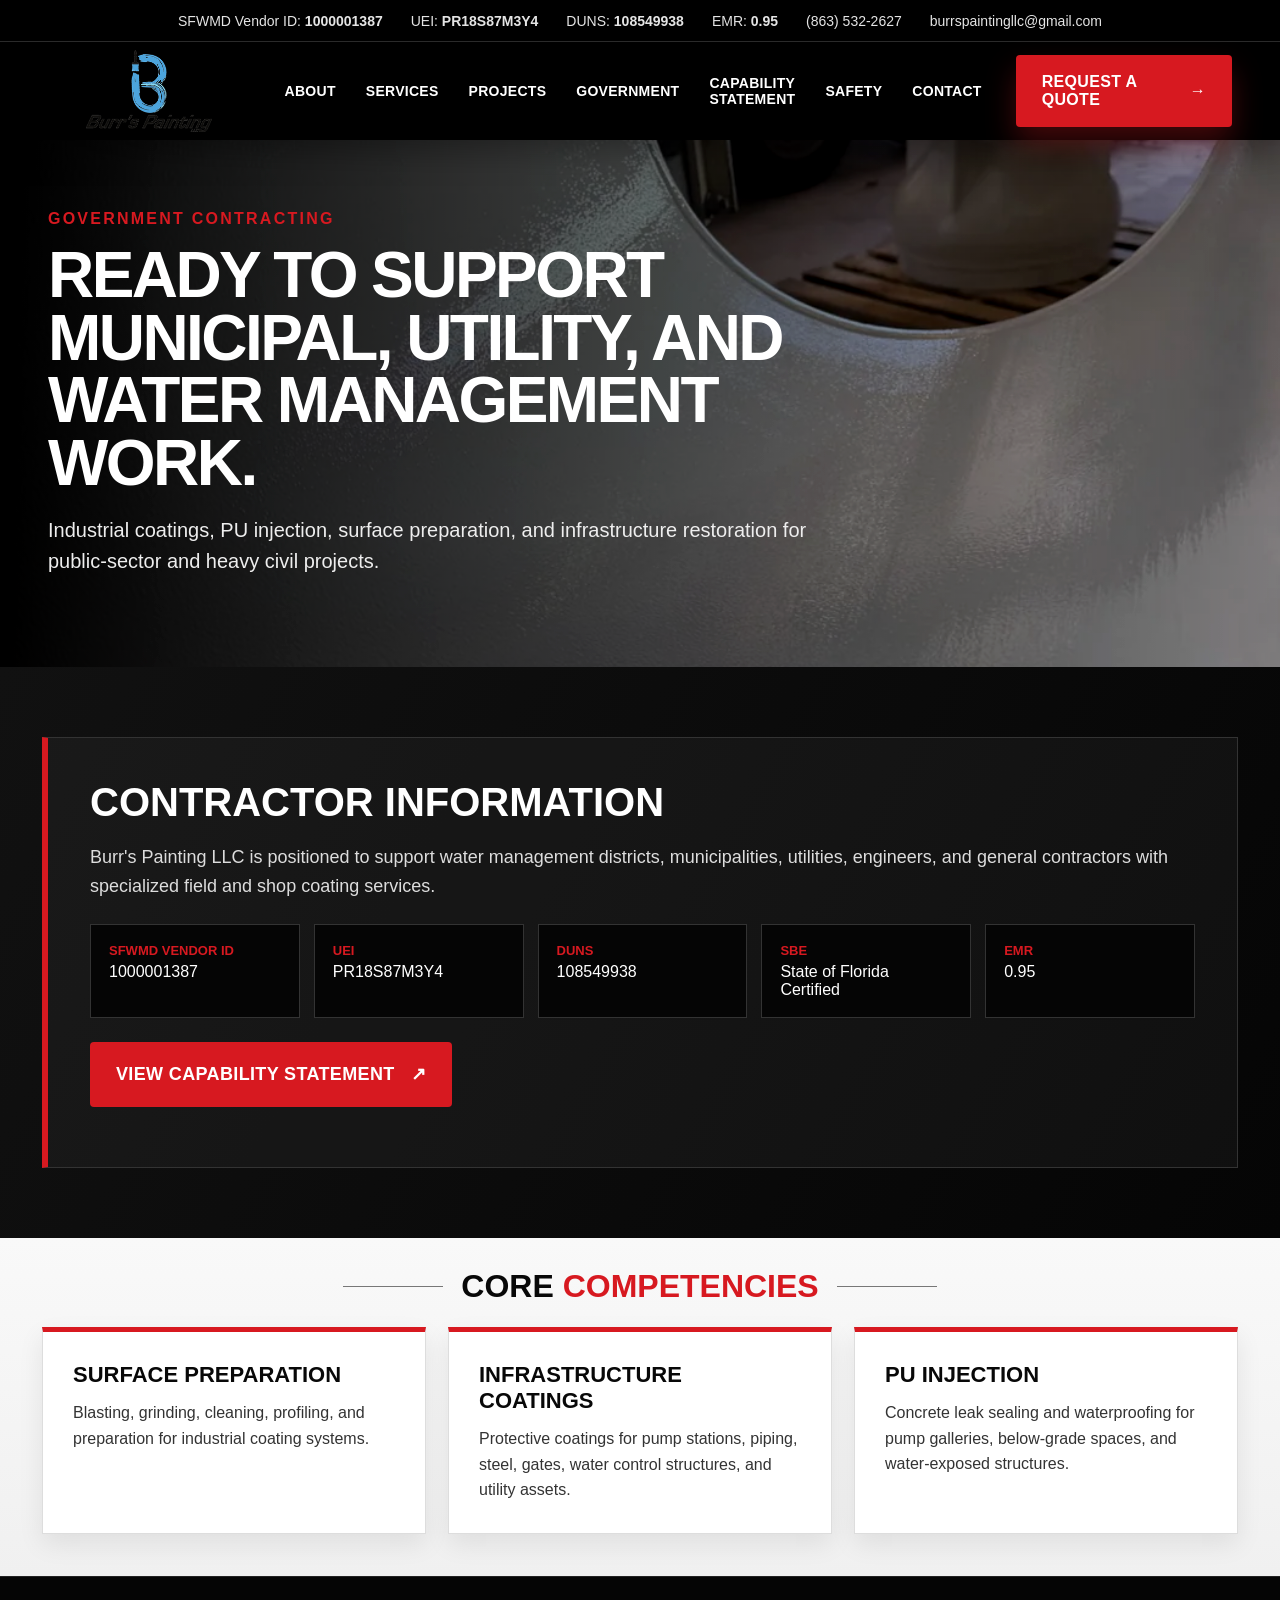
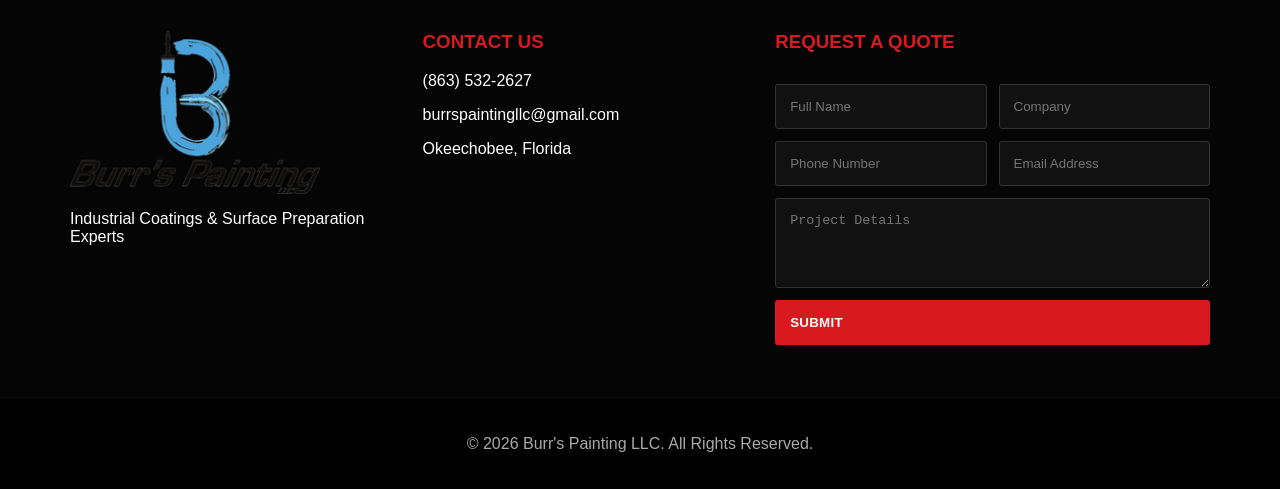
<file: government.html>
<!doctype html><html lang="en"><head><meta charset="utf-8"/><meta name="viewport" content="width=device-width, initial-scale=1"/><title>Government Contracting | Burr's Painting LLC</title><meta name="description" content="Burr's Painting LLC government contracting information including SFWMD Vendor ID, UEI, DUNS, EMR, core competencies, and past performance."/><link rel="stylesheet" href="style.css"/></head><body><header class="site-header">
  <div class="topbar">
    <span>SFWMD Vendor ID: <strong>1000001387</strong></span>
    <span>UEI: <strong>PR18S87M3Y4</strong></span>
    <span>DUNS: <strong>108549938</strong></span>
    <span>EMR: <strong>0.95</strong></span>
    <a href="tel:+18635322627">(863) 532-2627</a>
    <a href="mailto:burrspaintingllc@gmail.com">burrspaintingllc@gmail.com</a>
  </div>
  <nav class="nav" aria-label="Main navigation">
    <a class="brand" href="index.html"><img src="assets/images/logo.png" alt="Burr's Painting LLC logo" /></a>
    <button class="menu-toggle" aria-label="Open menu">☰</button>
    <div class="nav-links">
      <a href="about.html">About</a>
      <a href="services.html">Services</a>
      <a href="projects.html">Projects</a>
      <a href="government.html">Government</a>
      <a href="assets/docs/Burrs-Painting-Capability-Statement-2026.pdf" target="_blank" rel="noopener">Capability Statement</a>
      <a href="safety.html">Safety</a>
      <a href="contact.html">Contact</a>
    </div>
    <a class="quote-btn" href="contact.html">Request a Quote <span>→</span></a>
  </nav>
</header><main><section class="page-hero small" style="--hero:url('assets/images/water-control.webp')"><div><p class="eyebrow">Government Contracting</p><h1>Ready to support municipal, utility, and water management work.</h1><p>Industrial coatings, PU injection, surface preparation, and infrastructure restoration for public-sector and heavy civil projects.</p></div></section>
<section class="section gov"><div class="gov-card"><h2>Contractor Information</h2><p>Burr's Painting LLC is positioned to support water management districts, municipalities, utilities, engineers, and general contractors with specialized field and shop coating services.</p><div class="id-grid"><span><b>SFWMD Vendor ID</b>1000001387</span><span><b>UEI</b>PR18S87M3Y4</span><span><b>DUNS</b>108549938</span><span><b>SBE</b>State of Florida Certified</span><span><b>EMR</b>0.95</span></div><p style="margin-top:24px"><a href="assets/docs/Burrs-Painting-Capability-Statement-2026.pdf" target="_blank" rel="noopener" class="btn primary">View Capability Statement <span>↗</span></a></p></div></section>
<section class="section light"><div class="section-title"><span></span><h2>Core <em>Competencies</em></h2><span></span></div><div class="feature-grid"><div><h3>Surface Preparation</h3><p>Blasting, grinding, cleaning, profiling, and preparation for industrial coating systems.</p></div><div><h3>Infrastructure Coatings</h3><p>Protective coatings for pump stations, piping, steel, gates, water control structures, and utility assets.</p></div><div><h3>PU Injection</h3><p>Concrete leak sealing and waterproofing for pump galleries, below-grade spaces, and water-exposed structures.</p></div></div></section></main><section class="footer-contact">
  <div><img src="assets/images/logo.png" alt="Burr's Painting LLC logo"/><p>Industrial Coatings & Surface Preparation Experts</p></div>
  <div><h3>Contact Us</h3><p><a href="tel:+18635322627">(863) 532-2627</a></p><p><a href="mailto:burrspaintingllc@gmail.com">burrspaintingllc@gmail.com</a></p><p>Okeechobee, Florida</p></div>
  <form action="mailto:burrspaintingllc@gmail.com" method="post" enctype="text/plain">
    <h3>Request a Quote</h3>
    <input name="Name" placeholder="Full Name" required>
    <input name="Company" placeholder="Company">
    <input name="Phone" placeholder="Phone Number">
    <input name="Email" placeholder="Email Address" type="email">
    <textarea name="Project Details" placeholder="Project Details" rows="4"></textarea>
    <button type="submit">Submit</button>
  </form>
</section>
<footer><p>© 2026 Burr's Painting LLC. All Rights Reserved.</p></footer>
<script src="script.js"></script></body></html>
</file>
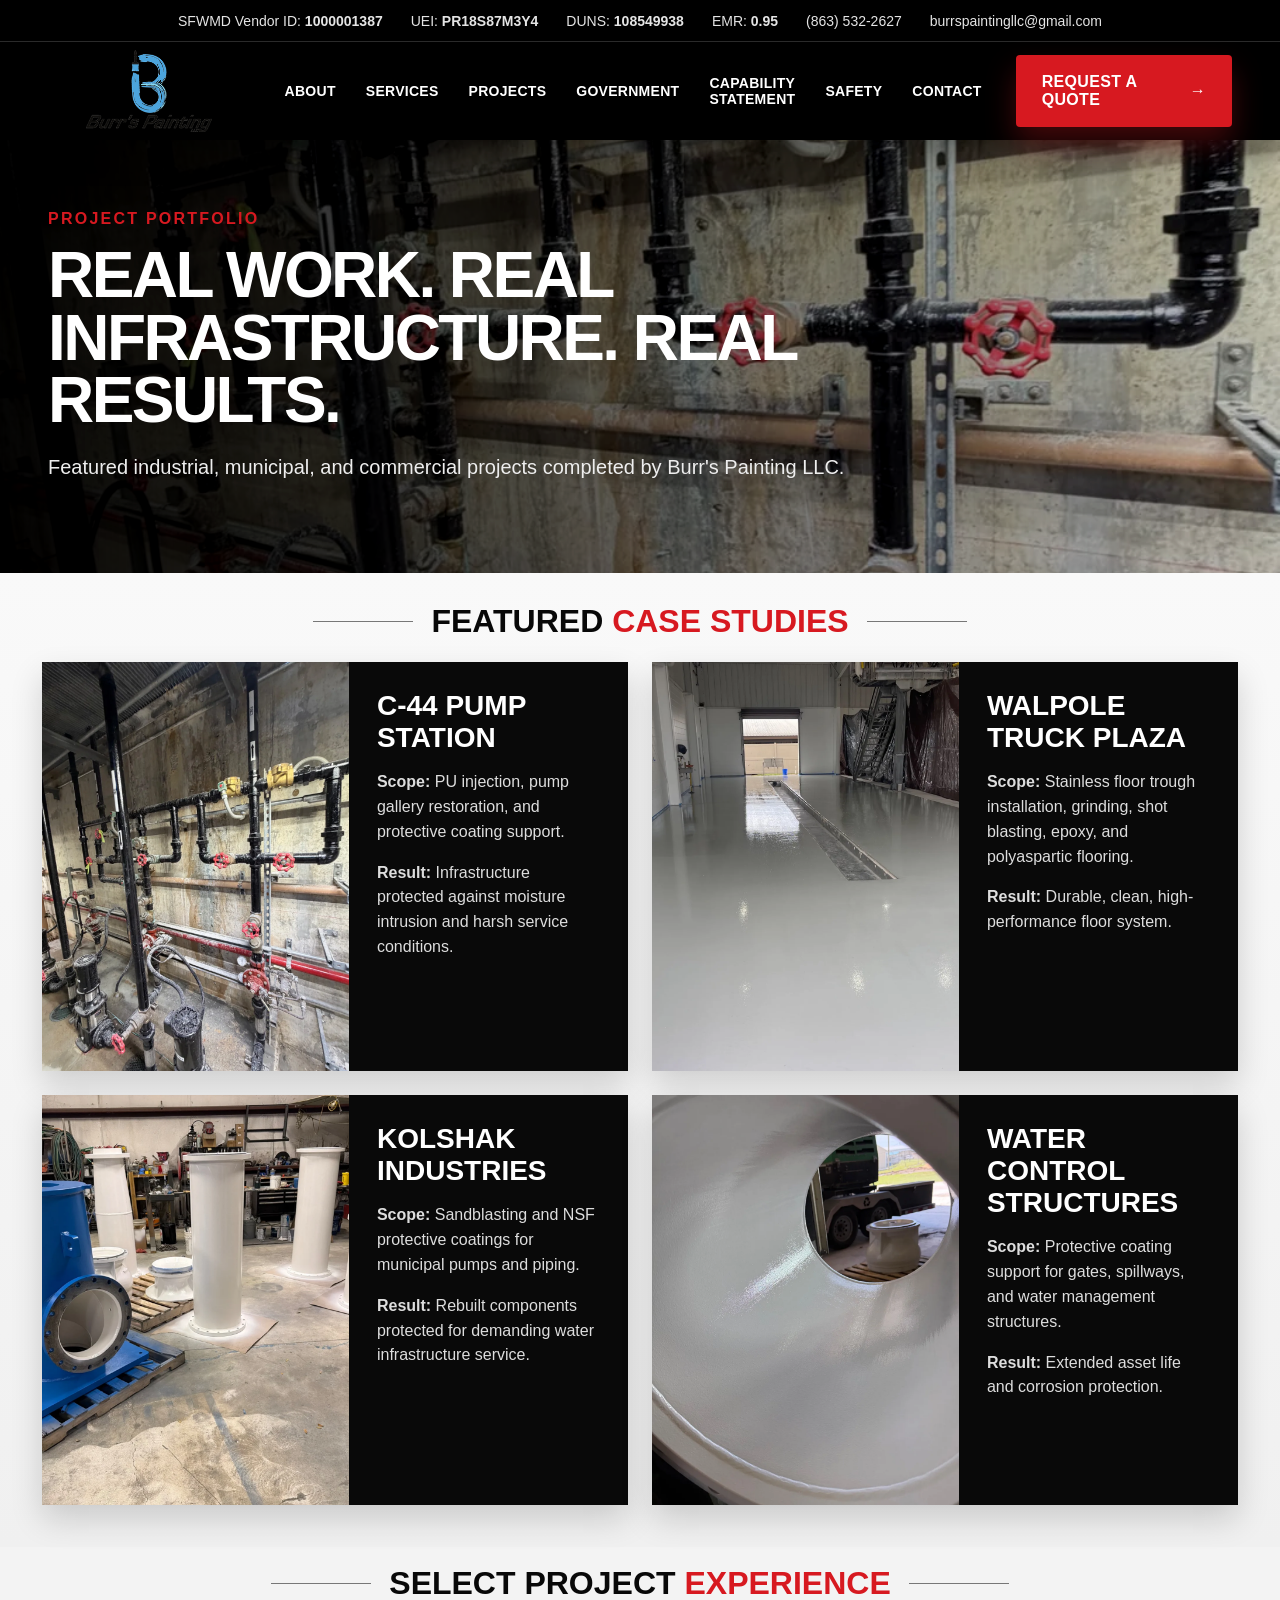
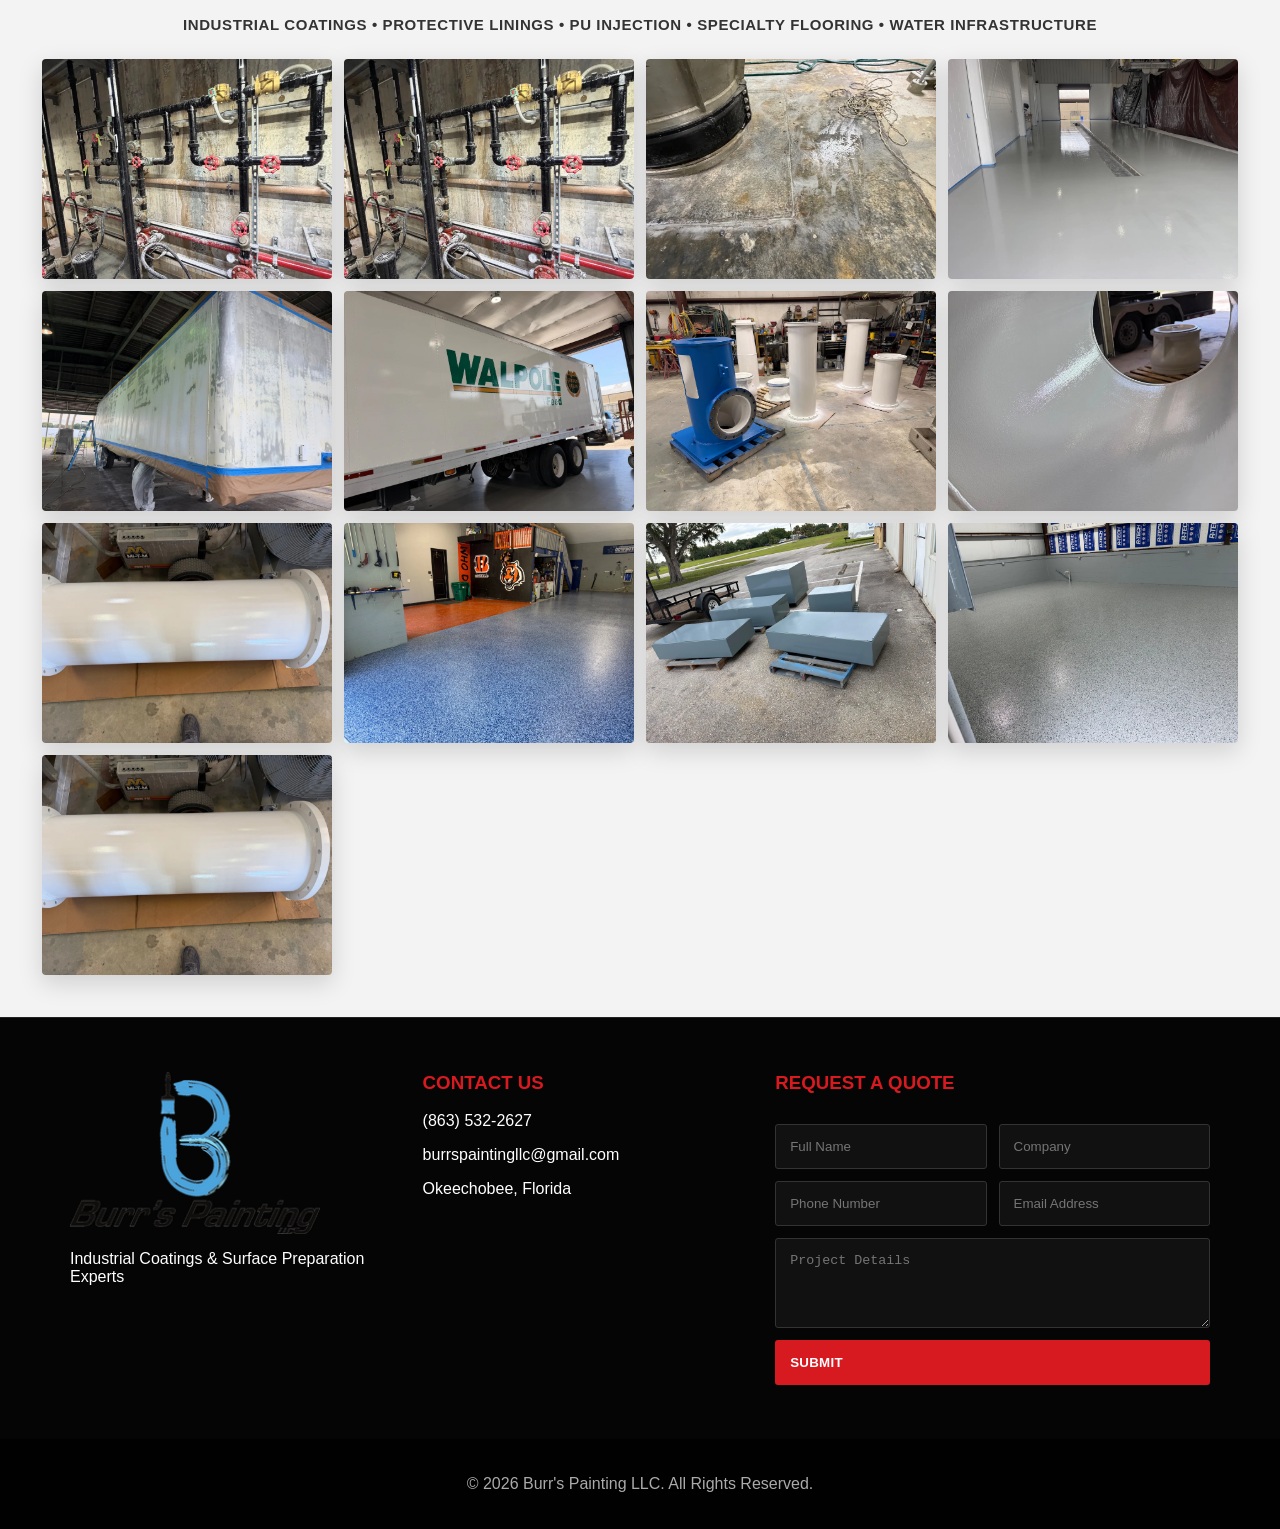
<file: projects.html>
<!doctype html><html lang="en"><head><meta charset="utf-8"/><meta name="viewport" content="width=device-width, initial-scale=1"/><title>Projects | Burr's Painting LLC</title><meta name="description" content="View Burr's Painting LLC projects including C-44 Pump Station, Walpole Truck Plaza, Kolshak Industries, water control structures, PU injection, protective coatings, and floor coatings."/><link rel="stylesheet" href="style.css"/></head><body><header class="site-header">
  <div class="topbar">
    <span>SFWMD Vendor ID: <strong>1000001387</strong></span>
    <span>UEI: <strong>PR18S87M3Y4</strong></span>
    <span>DUNS: <strong>108549938</strong></span>
    <span>EMR: <strong>0.95</strong></span>
    <a href="tel:+18635322627">(863) 532-2627</a>
    <a href="mailto:burrspaintingllc@gmail.com">burrspaintingllc@gmail.com</a>
  </div>
  <nav class="nav" aria-label="Main navigation">
    <a class="brand" href="index.html"><img src="assets/images/logo.png" alt="Burr's Painting LLC logo" /></a>
    <button class="menu-toggle" aria-label="Open menu">☰</button>
    <div class="nav-links">
      <a href="about.html">About</a>
      <a href="services.html">Services</a>
      <a href="projects.html">Projects</a>
      <a href="government.html">Government</a>
      <a href="assets/docs/Burrs-Painting-Capability-Statement-2026.pdf" target="_blank" rel="noopener">Capability Statement</a>
      <a href="safety.html">Safety</a>
      <a href="contact.html">Contact</a>
    </div>
    <a class="quote-btn" href="contact.html">Request a Quote <span>→</span></a>
  </nav>
</header><main><section class="page-hero small" style="--hero:url('assets/images/c44.webp')"><div><p class="eyebrow">Project Portfolio</p><h1>Real work. Real infrastructure. Real results.</h1><p>Featured industrial, municipal, and commercial projects completed by Burr's Painting LLC.</p></div></section>
<section class="section light"><div class="section-title"><span></span><h2>Featured <em>Case Studies</em></h2><span></span></div><div class="case-grid">
<article><img src="assets/images/hero-c44.webp"><div><h3>C-44 Pump Station</h3><p><b>Scope:</b> PU injection, pump gallery restoration, and protective coating support.</p><p><b>Result:</b> Infrastructure protected against moisture intrusion and harsh service conditions.</p></div></article>
<article><img src="assets/images/walpole-floor.webp"><div><h3>Walpole Truck Plaza</h3><p><b>Scope:</b> Stainless floor trough installation, grinding, shot blasting, epoxy, and polyaspartic flooring.</p><p><b>Result:</b> Durable, clean, high-performance floor system.</p></div></article>
<article><img src="assets/images/kolshak-pump.webp"><div><h3>Kolshak Industries</h3><p><b>Scope:</b> Sandblasting and NSF protective coatings for municipal pumps and piping.</p><p><b>Result:</b> Rebuilt components protected for demanding water infrastructure service.</p></div></article>
<article><img src="assets/images/water-control.webp"><div><h3>Water Control Structures</h3><p><b>Scope:</b> Protective coating support for gates, spillways, and water management structures.</p><p><b>Result:</b> Extended asset life and corrosion protection.</p></div></article>
</div></section>
<section id="gallery" class="section gallery-section"><div class="section-title"><span></span><h2>Select Project <em>Experience</em></h2><span></span></div><p class="section-subtitle">Industrial Coatings • Protective Linings • PU Injection • Specialty Flooring • Water Infrastructure</p><div class="gallery large-gallery">
<img src="assets/images/c44.webp"><img src="assets/images/hero-c44.webp"><img src="assets/images/c44-floor.webp"><img src="assets/images/walpole-floor.webp"><img src="assets/images/trailer-prep.webp"><img src="assets/images/trailer-finished.webp"><img src="assets/images/kolshak-pump.webp"><img src="assets/images/water-control.webp"><img src="assets/images/water-control-2.webp"><img src="assets/images/flake-floor.webp"><img src="assets/images/boxes.webp"><img src="assets/images/white-pipe.webp"><img src="assets/images/inside-pipe.webp">
</div></section></main><section class="footer-contact">
  <div><img src="assets/images/logo.png" alt="Burr's Painting LLC logo"/><p>Industrial Coatings & Surface Preparation Experts</p></div>
  <div><h3>Contact Us</h3><p><a href="tel:+18635322627">(863) 532-2627</a></p><p><a href="mailto:burrspaintingllc@gmail.com">burrspaintingllc@gmail.com</a></p><p>Okeechobee, Florida</p></div>
  <form action="mailto:burrspaintingllc@gmail.com" method="post" enctype="text/plain">
    <h3>Request a Quote</h3>
    <input name="Name" placeholder="Full Name" required>
    <input name="Company" placeholder="Company">
    <input name="Phone" placeholder="Phone Number">
    <input name="Email" placeholder="Email Address" type="email">
    <textarea name="Project Details" placeholder="Project Details" rows="4"></textarea>
    <button type="submit">Submit</button>
  </form>
</section>
<footer><p>© 2026 Burr's Painting LLC. All Rights Reserved.</p></footer>
<script src="script.js"></script></body></html>
</file>
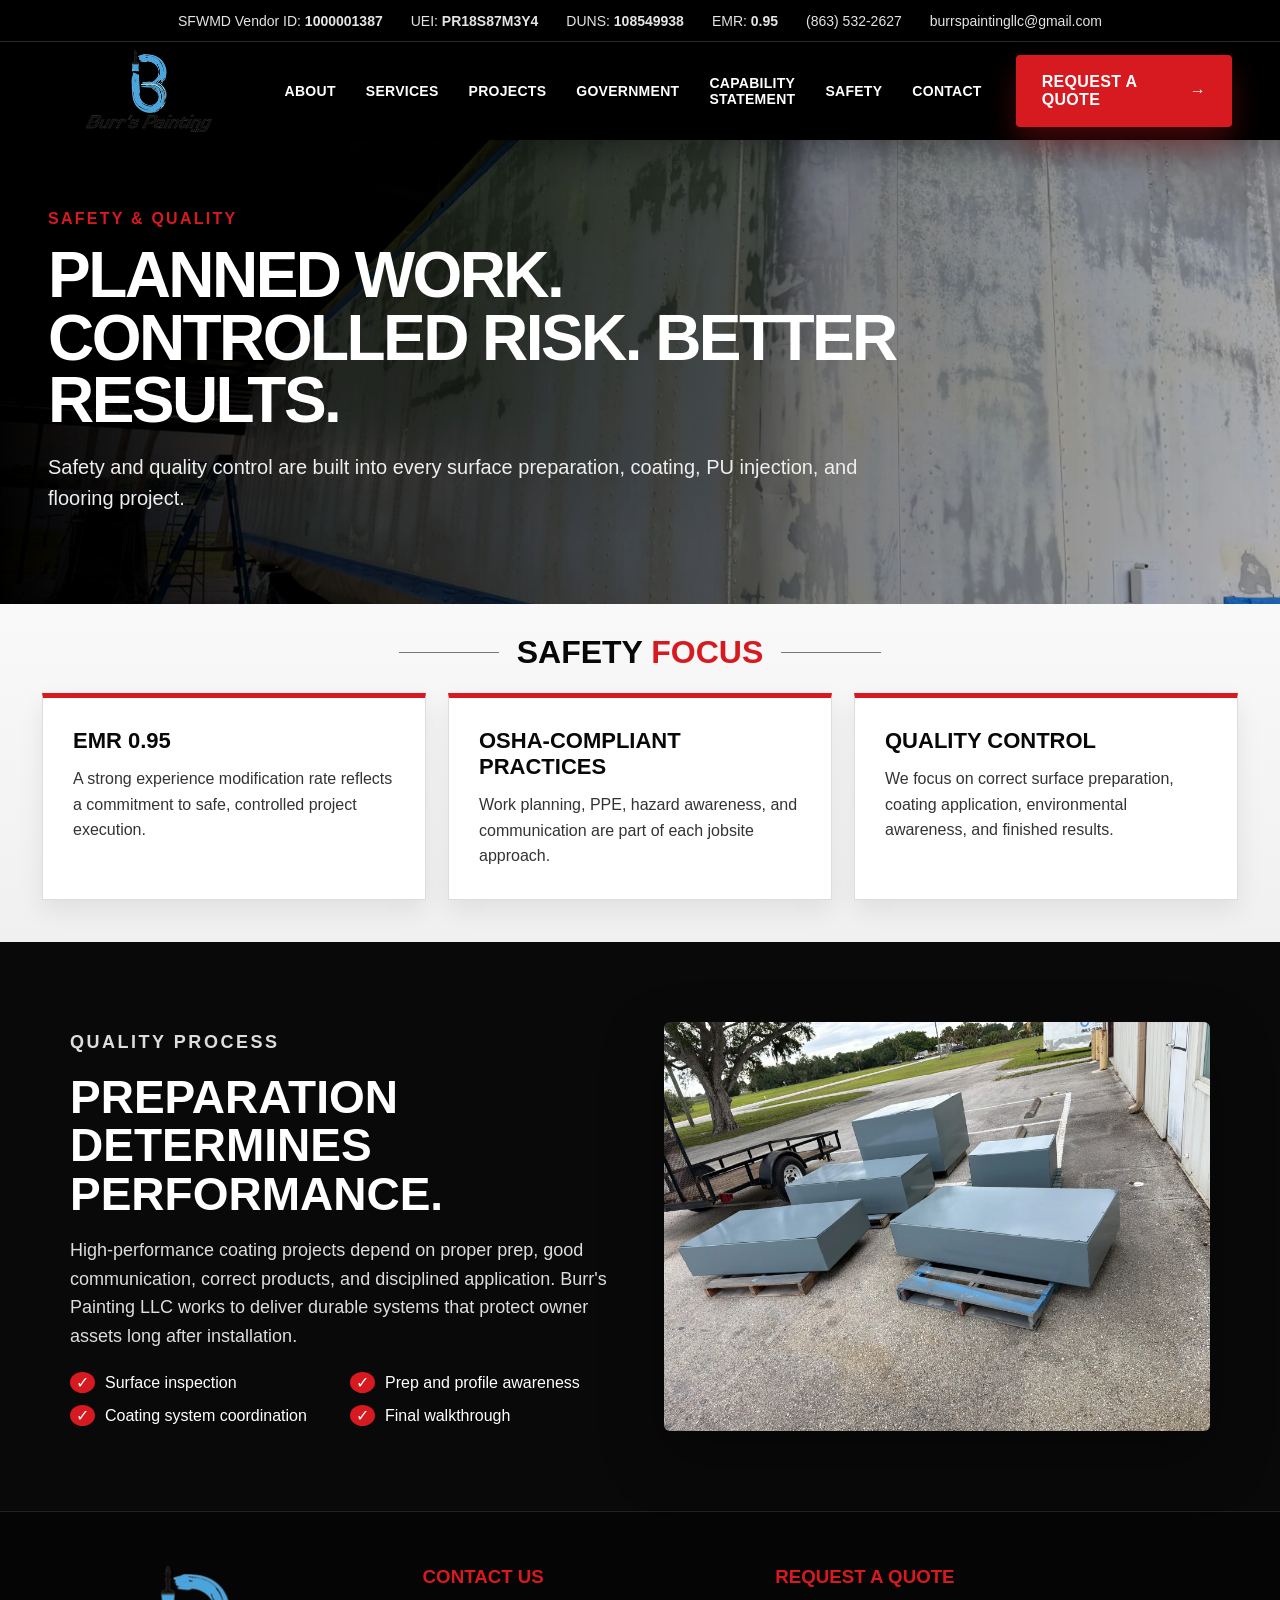
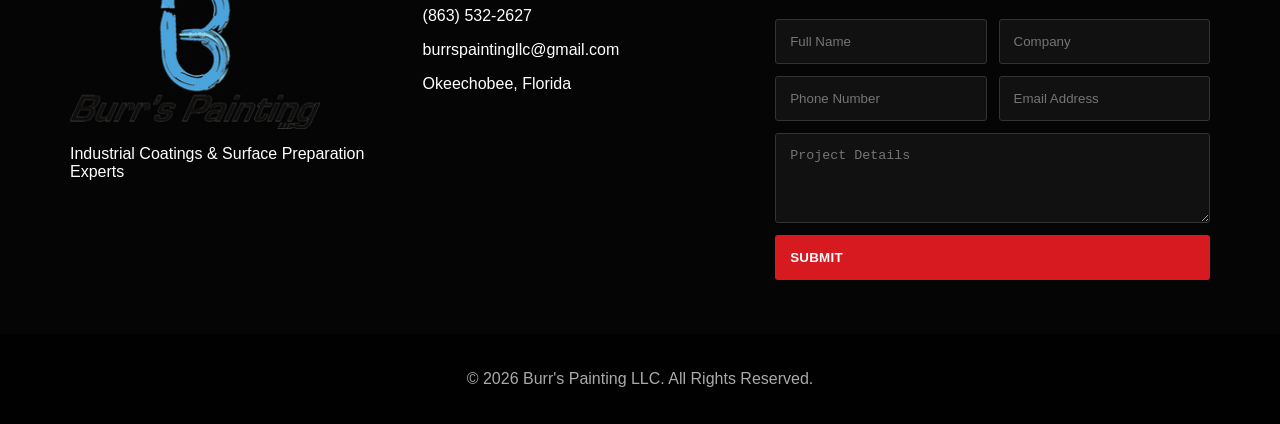
<file: safety.html>
<!doctype html><html lang="en"><head><meta charset="utf-8"/><meta name="viewport" content="width=device-width, initial-scale=1"/><title>Safety | Burr's Painting LLC</title><meta name="description" content="Safety, quality control, EMR 0.95, OSHA-compliant practices, and project planning at Burr's Painting LLC."/><link rel="stylesheet" href="style.css"/></head><body><header class="site-header">
  <div class="topbar">
    <span>SFWMD Vendor ID: <strong>1000001387</strong></span>
    <span>UEI: <strong>PR18S87M3Y4</strong></span>
    <span>DUNS: <strong>108549938</strong></span>
    <span>EMR: <strong>0.95</strong></span>
    <a href="tel:+18635322627">(863) 532-2627</a>
    <a href="mailto:burrspaintingllc@gmail.com">burrspaintingllc@gmail.com</a>
  </div>
  <nav class="nav" aria-label="Main navigation">
    <a class="brand" href="index.html"><img src="assets/images/logo.png" alt="Burr's Painting LLC logo" /></a>
    <button class="menu-toggle" aria-label="Open menu">☰</button>
    <div class="nav-links">
      <a href="about.html">About</a>
      <a href="services.html">Services</a>
      <a href="projects.html">Projects</a>
      <a href="government.html">Government</a>
      <a href="assets/docs/Burrs-Painting-Capability-Statement-2026.pdf" target="_blank" rel="noopener">Capability Statement</a>
      <a href="safety.html">Safety</a>
      <a href="contact.html">Contact</a>
    </div>
    <a class="quote-btn" href="contact.html">Request a Quote <span>→</span></a>
  </nav>
</header><main><section class="page-hero small" style="--hero:url('assets/images/trailer-prep.webp')"><div><p class="eyebrow">Safety & Quality</p><h1>Planned work. Controlled risk. Better results.</h1><p>Safety and quality control are built into every surface preparation, coating, PU injection, and flooring project.</p></div></section>
<section class="section light"><div class="section-title"><span></span><h2>Safety <em>Focus</em></h2><span></span></div><div class="feature-grid"><div><h3>EMR 0.95</h3><p>A strong experience modification rate reflects a commitment to safe, controlled project execution.</p></div><div><h3>OSHA-Compliant Practices</h3><p>Work planning, PPE, hazard awareness, and communication are part of each jobsite approach.</p></div><div><h3>Quality Control</h3><p>We focus on correct surface preparation, coating application, environmental awareness, and finished results.</p></div></div></section>
<section class="split dark"><div><p class="eyebrow">Quality Process</p><h2>Preparation determines performance.</h2><p>High-performance coating projects depend on proper prep, good communication, correct products, and disciplined application. Burr's Painting LLC works to deliver durable systems that protect owner assets long after installation.</p><ul class="checks"><li>Surface inspection</li><li>Prep and profile awareness</li><li>Coating system coordination</li><li>Final walkthrough</li></ul></div><img src="assets/images/boxes.webp" alt="Shop coated steel components"></section></main><section class="footer-contact">
  <div><img src="assets/images/logo.png" alt="Burr's Painting LLC logo"/><p>Industrial Coatings & Surface Preparation Experts</p></div>
  <div><h3>Contact Us</h3><p><a href="tel:+18635322627">(863) 532-2627</a></p><p><a href="mailto:burrspaintingllc@gmail.com">burrspaintingllc@gmail.com</a></p><p>Okeechobee, Florida</p></div>
  <form action="mailto:burrspaintingllc@gmail.com" method="post" enctype="text/plain">
    <h3>Request a Quote</h3>
    <input name="Name" placeholder="Full Name" required>
    <input name="Company" placeholder="Company">
    <input name="Phone" placeholder="Phone Number">
    <input name="Email" placeholder="Email Address" type="email">
    <textarea name="Project Details" placeholder="Project Details" rows="4"></textarea>
    <button type="submit">Submit</button>
  </form>
</section>
<footer><p>© 2026 Burr's Painting LLC. All Rights Reserved.</p></footer>
<script src="script.js"></script></body></html>
</file>
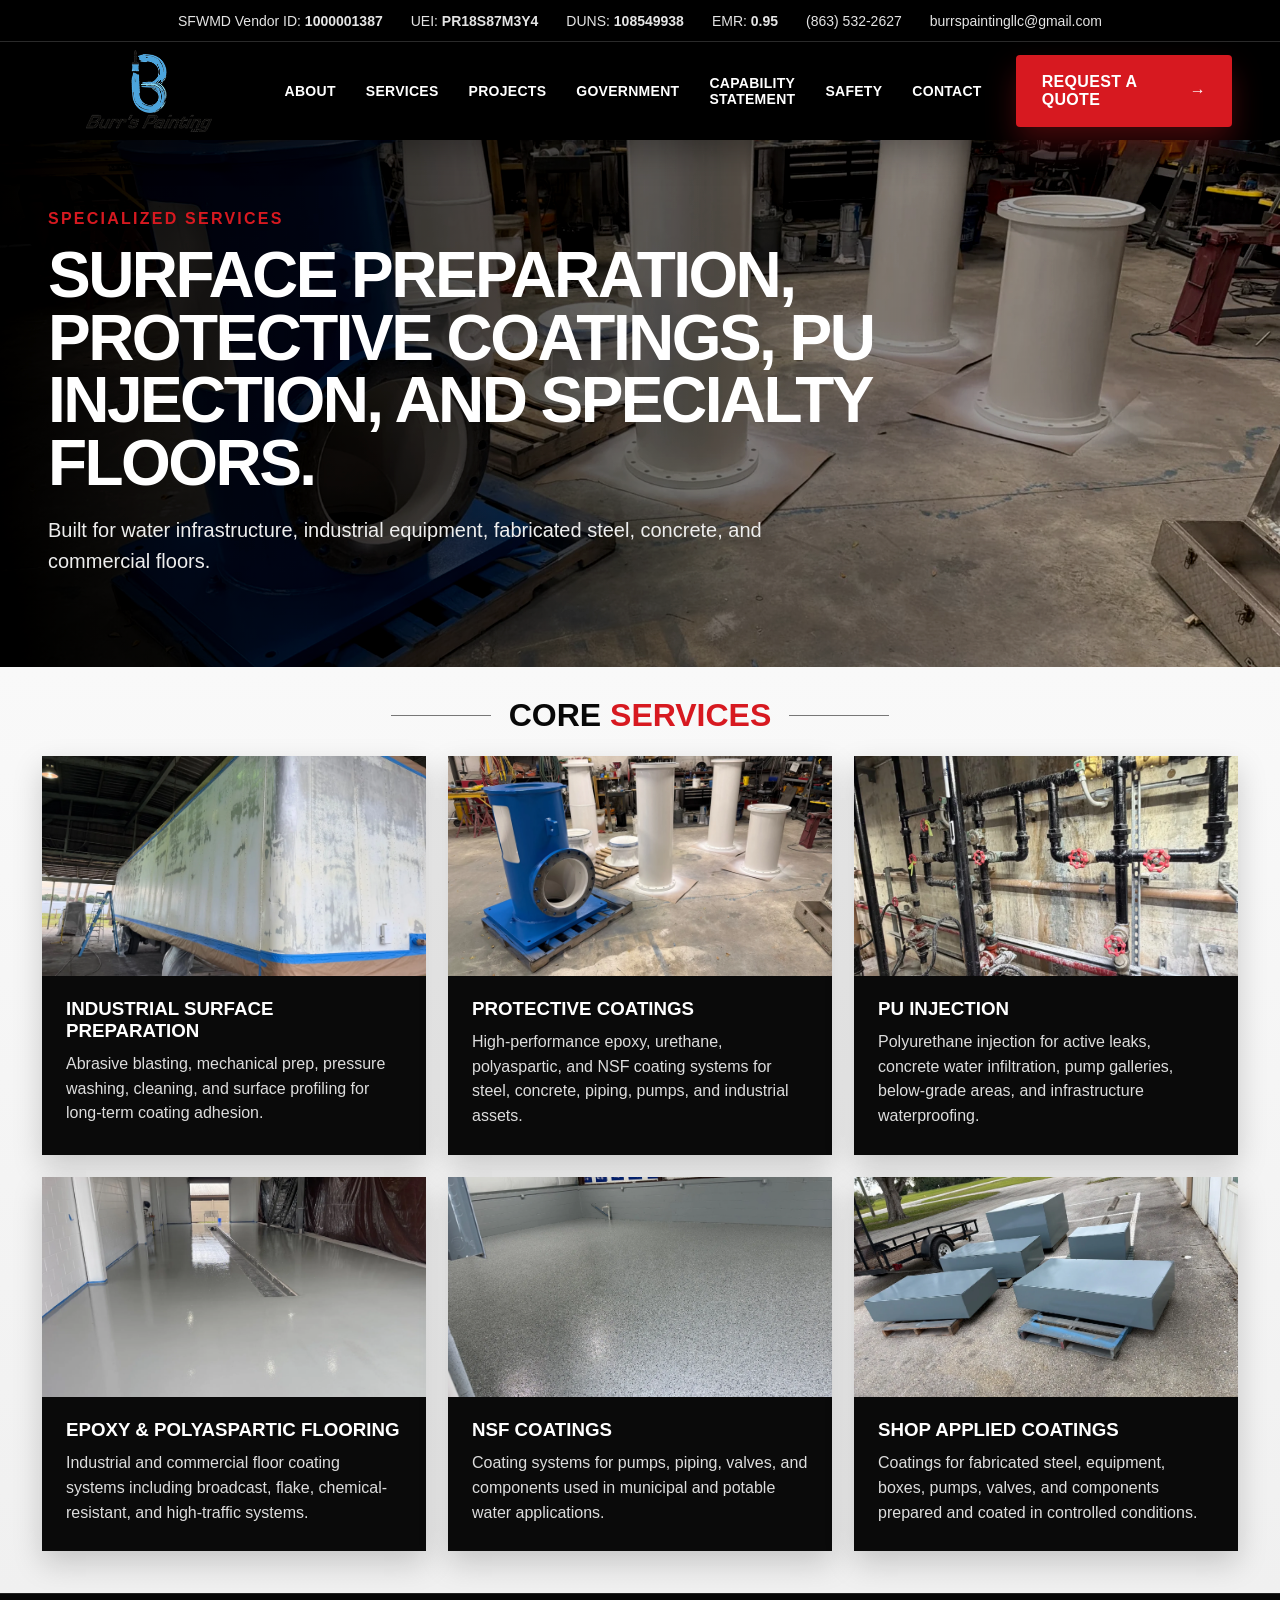
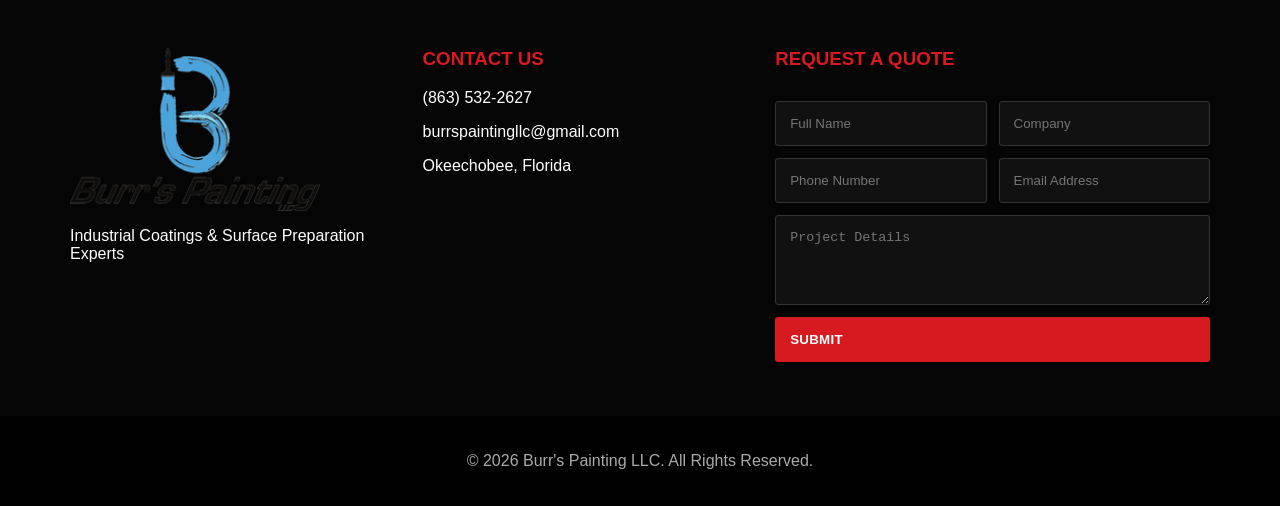
<file: services.html>
<!doctype html><html lang="en"><head><meta charset="utf-8"/><meta name="viewport" content="width=device-width, initial-scale=1"/><title>Services | Burr's Painting LLC</title><meta name="description" content="Industrial surface preparation, protective coatings, PU injection, NSF coatings, epoxy flooring, and shop-applied coatings in Florida."/><link rel="stylesheet" href="style.css"/></head><body><header class="site-header">
  <div class="topbar">
    <span>SFWMD Vendor ID: <strong>1000001387</strong></span>
    <span>UEI: <strong>PR18S87M3Y4</strong></span>
    <span>DUNS: <strong>108549938</strong></span>
    <span>EMR: <strong>0.95</strong></span>
    <a href="tel:+18635322627">(863) 532-2627</a>
    <a href="mailto:burrspaintingllc@gmail.com">burrspaintingllc@gmail.com</a>
  </div>
  <nav class="nav" aria-label="Main navigation">
    <a class="brand" href="index.html"><img src="assets/images/logo.png" alt="Burr's Painting LLC logo" /></a>
    <button class="menu-toggle" aria-label="Open menu">☰</button>
    <div class="nav-links">
      <a href="about.html">About</a>
      <a href="services.html">Services</a>
      <a href="projects.html">Projects</a>
      <a href="government.html">Government</a>
      <a href="assets/docs/Burrs-Painting-Capability-Statement-2026.pdf" target="_blank" rel="noopener">Capability Statement</a>
      <a href="safety.html">Safety</a>
      <a href="contact.html">Contact</a>
    </div>
    <a class="quote-btn" href="contact.html">Request a Quote <span>→</span></a>
  </nav>
</header><main><section class="page-hero small" style="--hero:url('assets/images/kolshak-pump.webp')"><div><p class="eyebrow">Specialized Services</p><h1>Surface preparation, protective coatings, PU injection, and specialty floors.</h1><p>Built for water infrastructure, industrial equipment, fabricated steel, concrete, and commercial floors.</p></div></section>
<section class="section light"><div class="section-title"><span></span><h2>Core <em>Services</em></h2><span></span></div><div class="service-page-grid">
<article><img src="assets/images/trailer-prep.webp"><h3>Industrial Surface Preparation</h3><p>Abrasive blasting, mechanical prep, pressure washing, cleaning, and surface profiling for long-term coating adhesion.</p></article>
<article><img src="assets/images/kolshak-pump.webp"><h3>Protective Coatings</h3><p>High-performance epoxy, urethane, polyaspartic, and NSF coating systems for steel, concrete, piping, pumps, and industrial assets.</p></article>
<article><img src="assets/images/hero-c44.webp"><h3>PU Injection</h3><p>Polyurethane injection for active leaks, concrete water infiltration, pump galleries, below-grade areas, and infrastructure waterproofing.</p></article>
<article><img src="assets/images/walpole-floor.webp"><h3>Epoxy & Polyaspartic Flooring</h3><p>Industrial and commercial floor coating systems including broadcast, flake, chemical-resistant, and high-traffic systems.</p></article>
<article><img src="assets/images/white-pipe.webp"><h3>NSF Coatings</h3><p>Coating systems for pumps, piping, valves, and components used in municipal and potable water applications.</p></article>
<article><img src="assets/images/boxes.webp"><h3>Shop Applied Coatings</h3><p>Coatings for fabricated steel, equipment, boxes, pumps, valves, and components prepared and coated in controlled conditions.</p></article>
</div></section></main><section class="footer-contact">
  <div><img src="assets/images/logo.png" alt="Burr's Painting LLC logo"/><p>Industrial Coatings & Surface Preparation Experts</p></div>
  <div><h3>Contact Us</h3><p><a href="tel:+18635322627">(863) 532-2627</a></p><p><a href="mailto:burrspaintingllc@gmail.com">burrspaintingllc@gmail.com</a></p><p>Okeechobee, Florida</p></div>
  <form action="mailto:burrspaintingllc@gmail.com" method="post" enctype="text/plain">
    <h3>Request a Quote</h3>
    <input name="Name" placeholder="Full Name" required>
    <input name="Company" placeholder="Company">
    <input name="Phone" placeholder="Phone Number">
    <input name="Email" placeholder="Email Address" type="email">
    <textarea name="Project Details" placeholder="Project Details" rows="4"></textarea>
    <button type="submit">Submit</button>
  </form>
</section>
<footer><p>© 2026 Burr's Painting LLC. All Rights Reserved.</p></footer>
<script src="script.js"></script></body></html>
</file>
<file: style.css>
:root{--red:#d71920;--dark:#050505;--charcoal:#111;--white:#fff;--muted:#d9d9d9;--line:#2a2a2a}*{box-sizing:border-box}html{scroll-behavior:smooth}body{margin:0;font-family:Arial,Helvetica,sans-serif;background:#060606;color:#fff}a{color:inherit;text-decoration:none}img{max-width:100%;display:block}.site-header{position:sticky;top:0;z-index:20;background:rgba(0,0,0,.92);backdrop-filter:blur(10px);box-shadow:0 10px 30px rgba(0,0,0,.35)}.topbar{height:42px;display:flex;align-items:center;justify-content:center;gap:28px;border-bottom:1px solid var(--line);font-size:14px;color:#eee;white-space:nowrap}.topbar span,.topbar a{opacity:.96}.topbar span:before,.topbar a:before{color:var(--red);margin-right:6px}.nav{height:98px;display:flex;align-items:center;gap:34px;padding:0 48px}.brand img{width:235px;max-height:82px;object-fit:contain}.nav-links{margin-left:auto;display:flex;gap:30px;align-items:center;text-transform:uppercase;font-weight:800;font-size:14px;letter-spacing:.02em}.nav-links a{transition:.2s}.nav-links a:hover{color:var(--red)}.quote-btn,.btn,button{background:var(--red);color:#fff;padding:18px 26px;border-radius:4px;font-weight:900;text-transform:uppercase;letter-spacing:.02em;display:inline-flex;gap:16px;align-items:center;border:0;cursor:pointer}.quote-btn{box-shadow:0 16px 30px rgba(215,25,32,.3)}.menu-toggle{display:none}.hero{position:relative;min-height:580px;display:flex;align-items:center;overflow:hidden;border-bottom:1px solid #111}.hero-bg{position:absolute;inset:0;background:linear-gradient(90deg,rgba(0,0,0,.97) 0%,rgba(0,0,0,.84) 28%,rgba(0,0,0,.33) 65%,rgba(0,0,0,.08) 100%),url('assets/images/hero-c44.webp') center/cover no-repeat;filter:contrast(1.08) saturate(1.1)}.hero-content{position:relative;z-index:1;width:min(760px,92vw);padding:72px 0 70px 48px}.eyebrow{color:var(--red);font-weight:900;text-transform:uppercase;letter-spacing:.14em;margin:0 0 16px}.hero h1{font-size:clamp(42px,6vw,78px);line-height:.94;margin:0 0 18px;text-transform:uppercase;font-weight:1000;letter-spacing:-.04em}.hero h1 span{color:var(--red)}.service-line{font-size:22px;line-height:1.35;margin:0 0 18px}.service-line b{color:var(--red);margin:0 8px}.hero-copy{font-size:17px;line-height:1.55;color:#f3f3f3;margin:0 0 28px;max-width:720px}.hero-actions{display:flex;gap:18px;flex-wrap:wrap}.btn.secondary{background:rgba(0,0,0,.34);border:1px solid rgba(255,255,255,.7)}
.btn.primary:hover,.quote-btn:hover,button:hover{filter:brightness(1.08)}.trust-strip{display:grid;grid-template-columns:repeat(5,1fr);background:#0b0b0b;border-top:1px solid #202020;border-bottom:4px solid var(--red)}.credential{display:flex;align-items:center;gap:16px;padding:24px 28px;border-right:1px solid #333}.credential:last-child{border-right:0}.icon{font-size:40px;color:var(--red);line-height:1}.credential strong{display:block;text-transform:uppercase;font-size:16px}.credential small{display:block;color:#ddd;font-size:14px;margin-top:4px}.section{padding:30px 42px 42px}.light{background:linear-gradient(#f9f9f9,#f0f0f0);color:#080808}.section-title{display:flex;align-items:center;justify-content:center;gap:18px;margin:0 auto 22px}.section-title span{height:1px;width:100px;background:#777}.section-title h2{text-transform:uppercase;font-size:32px;margin:0}.section-title em{color:var(--red);font-style:normal}.project-grid{display:grid;grid-template-columns:repeat(4,1fr);gap:18px;max-width:1560px;margin:0 auto}.project-card{border-radius:4px;overflow:hidden;background:#0a0a0a;box-shadow:0 8px 24px rgba(0,0,0,.18)}.project-card img{height:230px;width:100%;object-fit:cover}.project-card div{padding:18px 20px 20px;position:relative;background:linear-gradient(180deg,#111,#050505)}.project-card h3{margin:0 0 8px;color:#fff;text-transform:uppercase;font-size:21px}.project-card p{margin:0;color:#fff;line-height:1.35;font-size:16px}.project-card a{position:absolute;right:16px;bottom:16px;background:var(--red);width:42px;height:42px;border-radius:4px;display:grid;place-items:center;font-size:26px}.gallery-section{background:#f3f3f3;color:#080808;padding-top:18px}.gallery{display:grid;grid-template-columns:repeat(9,1fr);gap:12px;max-width:1560px;margin:0 auto}.gallery img{height:150px;width:100%;object-fit:cover;border-radius:4px;box-shadow:0 8px 24px rgba(0,0,0,.15)}.services{background:#fff;color:#111}.service-grid{display:grid;grid-template-columns:repeat(6,1fr);gap:0;max-width:1560px;margin:0 auto;border-top:1px solid #ddd;border-bottom:1px solid #ddd}.service{padding:28px 26px;text-align:center;border-right:1px solid #ddd}.service:last-child{border-right:0}.service strong{display:block;color:#111;text-transform:uppercase;font-size:18px;margin-bottom:14px}.service strong:before{content:'◆';display:block;color:var(--red);font-size:34px;margin-bottom:10px}.service p{color:#333;line-height:1.55;margin:0}.split{display:grid;grid-template-columns:1fr 1fr;align-items:center;gap:48px;padding:80px 70px}.split.dark{background:#090909}.split h2{font-size:46px;line-height:1.05;text-transform:uppercase;margin:0 0 18px}.split p{font-size:18px;line-height:1.6;color:#ddd}.split img{border-radius:6px;box-shadow:0 24px 60px rgba(0,0,0,.35)}.checks{list-style:none;padding:0;margin:22px 0 0;display:grid;grid-template-columns:1fr 1fr;gap:14px}.checks li:before{content:'✓';color:#fff;background:var(--red);border-radius:50%;margin-right:10px;padding:2px 6px}.gov{background:linear-gradient(120deg,#111,#050505);padding:70px 42px}.gov-card{max-width:1260px;margin:auto;border:1px solid #333;padding:42px;background:rgba(255,255,255,.04);border-left:6px solid var(--red)}.gov-card h2{font-size:40px;text-transform:uppercase;margin:0 0 12px}.gov-card p{font-size:18px;line-height:1.6;color:#ddd}.id-grid{display:grid;grid-template-columns:repeat(auto-fit,minmax(180px,1fr));gap:14px;margin-top:24px}.id-grid span{background:#050505;border:1px solid #333;padding:18px}.id-grid b{display:block;color:var(--red);font-size:13px;text-transform:uppercase;margin-bottom:5px}.cta-band{display:grid;grid-template-columns:1fr 1fr auto;align-items:center;gap:36px;background:linear-gradient(90deg,#be1117,var(--red));padding:36px 70px}.cta-band h2{margin:0;text-transform:uppercase}.cta-band p{margin:6px 0 0}.dark-btn{background:#050505}.footer-contact{display:grid;grid-template-columns:1fr 1fr 1.4fr;gap:42px;background:#050505;padding:54px 70px;border-top:1px solid #222}.footer-contact img{width:250px}.footer-contact h3{text-transform:uppercase;color:var(--red);margin-top:0}.footer-contact form{display:grid;grid-template-columns:1fr 1fr;gap:12px}.footer-contact textarea,.footer-contact form h3,.footer-contact button{grid-column:1/-1}.footer-contact input,.footer-contact textarea{padding:14px;border:1px solid #333;background:#111;color:#fff;border-radius:3px}.footer-contact button{background:var(--red);color:#fff;padding:15px;font-weight:900;text-transform:uppercase;border:0;border-radius:3px}footer{background:#010101;color:#aaa;text-align:center;padding:20px}.footer-contact a:hover{color:var(--red)}@media(max-width:1100px){.topbar{overflow:auto;justify-content:flex-start;padding:0 16px}.nav{height:auto;padding:16px 20px;gap:18px}.brand img{width:190px}.menu-toggle{display:block;margin-left:auto;background:transparent;border:1px solid #444;padding:10px 14px}.nav-links{display:none;position:absolute;top:100%;left:0;right:0;background:#050505;padding:20px;flex-direction:column;align-items:flex-start}.nav-links.open{display:flex}.quote-btn{display:none}.hero-content{padding-left:24px}.trust-strip,.project-grid,.service-grid,.id-grid,.footer-contact{grid-template-columns:1fr 1fr}.gallery{grid-template-columns:repeat(3,1fr)}.split{grid-template-columns:1fr;padding:50px 24px}.cta-band{grid-template-columns:1fr;padding:30px 24px}.credential{padding:20px}}@media(max-width:700px){.topbar{font-size:12px}.hero{min-height:660px}.hero h1{font-size:42px}.service-line{font-size:18px}.project-grid,.service-grid,.trust-strip,.id-grid,.footer-contact{grid-template-columns:1fr}.gallery{grid-template-columns:repeat(2,1fr)}.section{padding:28px 18px}.credential{border-right:0;border-bottom:1px solid #222}.footer-contact form{grid-template-columns:1fr}.section-title span{width:40px}.hero-bg{background-position:62% center}}

.page-hero{min-height:430px;display:flex;align-items:center;position:relative;isolation:isolate;background:#050505;overflow:hidden}.page-hero:before{content:"";position:absolute;inset:0;background:linear-gradient(90deg,rgba(0,0,0,.95),rgba(0,0,0,.58),rgba(0,0,0,.24)),var(--hero) center/cover no-repeat;z-index:-1;filter:contrast(1.08) saturate(1.05)}.page-hero>div{max-width:980px;padding:70px 48px}.page-hero h1{font-size:clamp(38px,5vw,70px);line-height:.98;text-transform:uppercase;margin:0 0 18px;letter-spacing:-.04em}.page-hero p:not(.eyebrow){font-size:20px;line-height:1.55;color:#eee;max-width:820px}.feature-grid{display:grid;grid-template-columns:repeat(3,1fr);gap:22px;max-width:1260px;margin:0 auto}.feature-grid>div{background:#fff;border:1px solid #ddd;border-top:5px solid var(--red);padding:30px;box-shadow:0 10px 24px rgba(0,0,0,.08)}.feature-grid h3{margin:0 0 12px;text-transform:uppercase;font-size:22px}.feature-grid p{color:#333;line-height:1.6;margin:0}.service-page-grid{display:grid;grid-template-columns:repeat(3,1fr);gap:22px;max-width:1400px;margin:0 auto}.service-page-grid article{background:#0a0a0a;color:#fff;box-shadow:0 12px 28px rgba(0,0,0,.18)}.service-page-grid img{height:220px;width:100%;object-fit:cover}.service-page-grid h3{color:#fff;text-transform:uppercase;padding:22px 24px 0;margin:0}.service-page-grid p{padding:10px 24px 26px;margin:0;color:#ddd;line-height:1.55}.case-grid{display:grid;grid-template-columns:repeat(2,1fr);gap:24px;max-width:1400px;margin:0 auto}.case-grid article{display:grid;grid-template-columns:1.1fr 1fr;background:#090909;color:#fff;box-shadow:0 14px 30px rgba(0,0,0,.16)}.case-grid img{height:100%;min-height:310px;width:100%;object-fit:cover}.case-grid div{padding:28px}.case-grid h3{text-transform:uppercase;color:#fff;font-size:28px;margin:0 0 12px}.case-grid p{line-height:1.55;color:#ddd}.large-gallery{grid-template-columns:repeat(4,1fr)}.large-gallery img{height:220px}.contact-page{display:grid;grid-template-columns:.8fr 1.2fr;gap:26px;align-items:start}.contact-card,.contact-form{background:#fff;border:1px solid #ddd;border-top:5px solid var(--red);padding:34px;box-shadow:0 10px 24px rgba(0,0,0,.08)}.contact-page h2{text-transform:uppercase;margin:0 0 18px}.contact-form{display:grid;grid-template-columns:1fr 1fr;gap:12px}.contact-form h2,.contact-form textarea,.contact-form button{grid-column:1/-1}.contact-form input,.contact-form textarea{padding:15px;border:1px solid #bbb;border-radius:3px}.contact-form button{background:var(--red);color:#fff;border:0;padding:16px;text-transform:uppercase;font-weight:900;border-radius:3px}@media(max-width:900px){.feature-grid,.service-page-grid,.case-grid,.contact-page{grid-template-columns:1fr}.case-grid article{grid-template-columns:1fr}.large-gallery{grid-template-columns:repeat(2,1fr)}.page-hero>div{padding:55px 24px}.contact-form{grid-template-columns:1fr}}

.section-subtitle{max-width:1100px;margin:-8px auto 26px;text-align:center;color:#333;font-weight:800;text-transform:uppercase;letter-spacing:.04em;font-size:15px}
.gallery-section .section-subtitle{color:#333}
@media(max-width:700px){.project-card img{height:240px}.gallery img{height:160px}.section-subtitle{font-size:13px;line-height:1.5}}
</file>
<file: burrs-painting/style.css>
:root{--navy:#0a2742;--blue:#0e78bd;--steel:#54606d;--silver:#e8edf2;--ink:#182230;--white:#fff;--accent:#f2b705;--max:1180px}*{box-sizing:border-box}html{scroll-behavior:smooth}body{margin:0;font-family:Arial,Helvetica,sans-serif;color:var(--ink);background:#fff;line-height:1.6}a{color:inherit}.site-header{position:fixed;top:0;left:0;right:0;z-index:50;display:flex;align-items:center;justify-content:space-between;padding:12px clamp(18px,4vw,54px);background:rgba(255,255,255,.94);backdrop-filter:blur(14px);box-shadow:0 10px 30px rgba(0,0,0,.08)}.brand img{height:58px;max-width:250px;object-fit:contain}.site-nav{display:flex;align-items:center;gap:26px;font-weight:700}.site-nav a{text-decoration:none}.nav-cta{background:var(--blue);color:#fff;padding:12px 18px;border-radius:999px}.nav-toggle{display:none;border:0;background:var(--navy);color:#fff;border-radius:8px;font-size:24px;padding:6px 11px}.hero{min-height:94vh;position:relative;display:flex;align-items:center;color:#fff;overflow:hidden}.hero-bg{position:absolute;inset:0;background:linear-gradient(90deg,rgba(5,19,33,.9),rgba(5,19,33,.58),rgba(5,19,33,.25)),url('assets/images/img_78301.webp') center/cover no-repeat;transform:scale(1.02)}.hero-content{position:relative;max-width:850px;padding:140px clamp(20px,7vw,90px) 80px}.eyebrow{text-transform:uppercase;letter-spacing:.16em;font-weight:800;color:var(--blue);font-size:.82rem}.hero .eyebrow{color:var(--accent)}h1,h2,h3{line-height:1.08;margin:0 0 18px}h1{font-size:clamp(2.7rem,7vw,5.8rem);letter-spacing:-.05em}h2{font-size:clamp(2rem,4vw,3.5rem);letter-spacing:-.035em}h3{font-size:1.35rem}.hero p{font-size:1.22rem;max-width:680px}.button{display:inline-flex;align-items:center;justify-content:center;text-decoration:none;border-radius:999px;padding:14px 22px;font-weight:800;border:2px solid transparent;cursor:pointer}.primary{background:var(--blue);color:#fff}.secondary{border-color:#fff;color:#fff;background:rgba(255,255,255,.08)}.dark{border-color:var(--navy);color:var(--navy);background:#fff}.hero-actions,.contact-actions{display:flex;gap:14px;flex-wrap:wrap;margin-top:28px}.trust-bar{display:grid;grid-template-columns:repeat(4,1fr);background:var(--navy);color:#fff}.trust-bar div{padding:26px 20px;text-align:center;border-right:1px solid rgba(255,255,255,.15)}.trust-bar strong{display:block;font-size:1.6rem;color:var(--accent)}.trust-bar span{font-size:.9rem;color:#d7e4ef}.section{max-width:var(--max);margin:auto;padding:90px 22px}.intro{display:grid;grid-template-columns:1.1fr .9fr;gap:50px;align-items:start}.section-heading{max-width:760px;margin-bottom:38px}.light{color:#fff}.cards{display:grid;grid-template-columns:repeat(3,1fr);gap:20px}.card{background:#fff;border:1px solid #dde5ec;border-radius:18px;padding:28px;box-shadow:0 16px 40px rgba(10,39,66,.08)}.card h3{color:var(--navy)}.services{padding-top:60px}.projects{max-width:none;background:linear-gradient(180deg,var(--navy),#071a2b);padding-left:max(22px,calc((100vw - var(--max))/2));padding-right:max(22px,calc((100vw - var(--max))/2))}.project-grid{display:grid;grid-template-columns:repeat(3,1fr);gap:20px}.project{background:#fff;border-radius:18px;overflow:hidden;box-shadow:0 20px 45px rgba(0,0,0,.25)}.project.feature{grid-column:span 2}.project img{width:100%;height:270px;object-fit:cover;display:block}.project div{padding:22px}.about{display:grid;grid-template-columns:1.1fr .9fr;gap:34px}.credentials{background:var(--silver);border-left:7px solid var(--blue);border-radius:18px;padding:30px}.credentials ul{padding-left:20px}.credentials li{margin:10px 0}.pill-grid{display:flex;flex-wrap:wrap;gap:12px}.pill-grid span{background:var(--silver);padding:13px 18px;border-radius:999px;font-weight:800;color:var(--navy)}.contact-section{background:var(--silver);padding:90px max(22px,calc((100vw - var(--max))/2));display:grid;grid-template-columns:1fr 1fr;gap:30px}.contact-card{background:var(--navy);color:#fff;border-radius:22px;padding:42px}.quote-form{background:#fff;border-radius:22px;padding:30px;box-shadow:0 20px 40px rgba(0,0,0,.08)}label{display:block;font-weight:800;margin-bottom:16px}input,textarea{width:100%;display:block;margin-top:7px;padding:13px 14px;border:1px solid #c9d4dd;border-radius:10px;font:inherit}.site-footer{display:flex;justify-content:space-between;gap:20px;align-items:center;background:#071a2b;color:#fff;padding:30px clamp(22px,5vw,70px)}.site-footer span,.site-footer a{display:block;color:#c9d6e0;text-decoration:none}@media(max-width:850px){.site-nav{display:none;position:absolute;top:82px;right:18px;background:#fff;flex-direction:column;align-items:flex-start;padding:20px;border-radius:16px;box-shadow:0 20px 50px rgba(0,0,0,.18)}.site-nav.open{display:flex}.nav-toggle{display:block}.brand img{height:48px}.trust-bar,.intro,.cards,.project-grid,.about,.contact-section{grid-template-columns:1fr}.project.feature{grid-column:auto}.hero-content{padding-top:130px}.hero p{font-size:1.05rem}.site-footer{display:block}.site-footer div+div{margin-top:16px}}@media(max-width:520px){.trust-bar{grid-template-columns:1fr 1fr}.project img{height:220px}.button{width:100%}}
</file>
